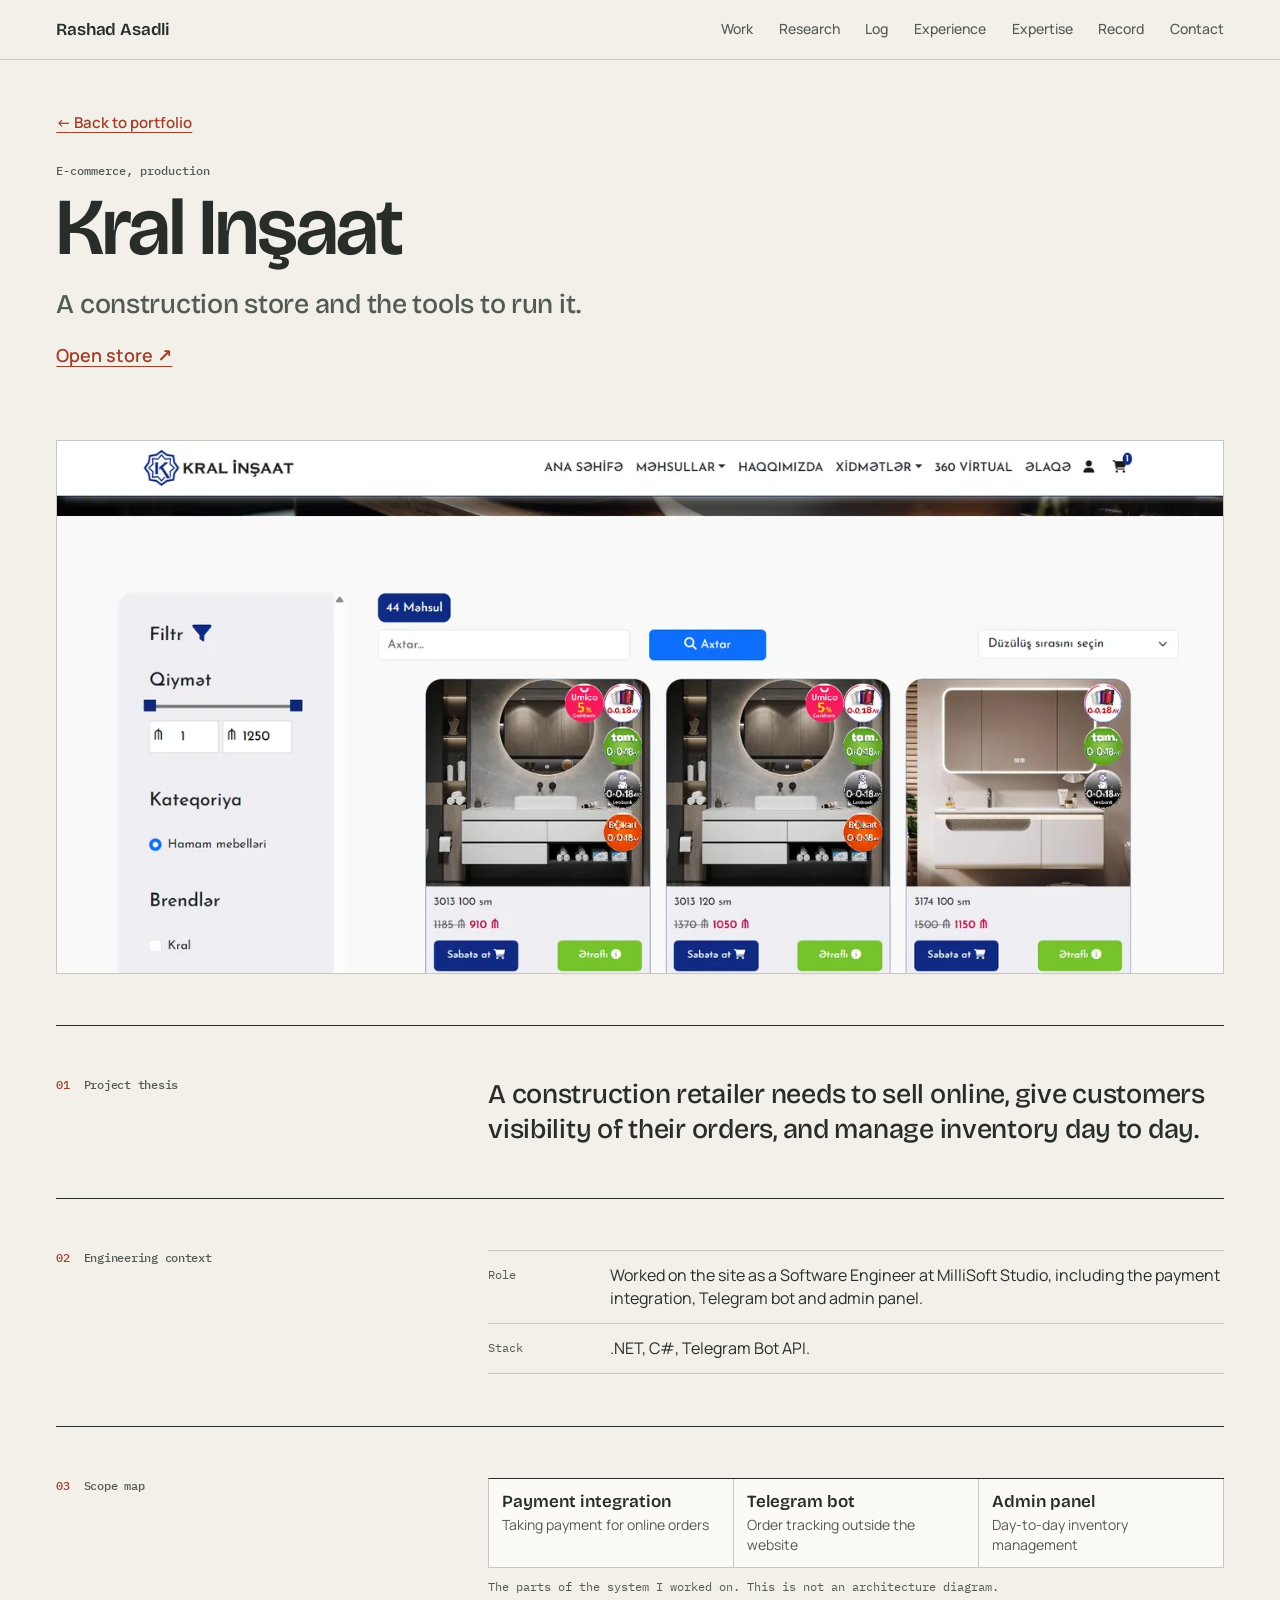
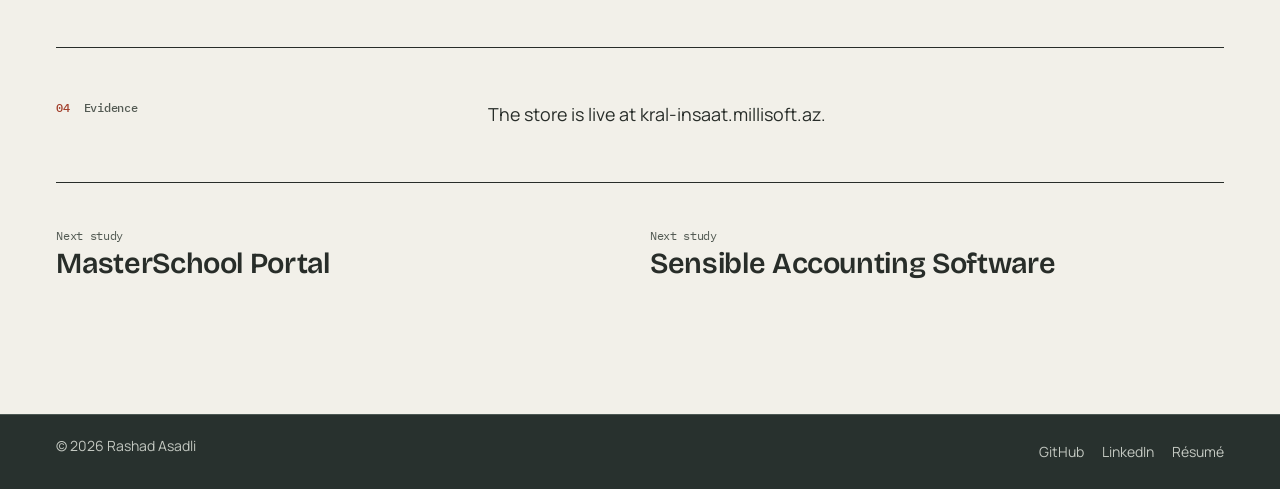
<file: work/kral.html>
<!DOCTYPE html>
<html lang="en">
<head>
<meta charset="UTF-8">
<meta name="viewport" content="width=device-width, initial-scale=1">
<title>Kral Inşaat | Rashad Asadli</title>
<meta name="description" content="A construction store and the tools to run it. A case study of Rashad Asadli's work on Kral Inşaat.">
<meta name="author" content="Rashad Asadli">
<link rel="canonical" href="https://rasadli.github.io/portfolio-website/work/kral.html">
<meta name="theme-color" content="#f2f0e9">
<meta property="og:type" content="website">
<meta property="og:site_name" content="Rashad Asadli">
<meta property="og:title" content="Kral Inşaat | Rashad Asadli">
<meta property="og:description" content="A construction store and the tools to run it. A case study of Rashad Asadli's work on Kral Inşaat.">
<meta property="og:url" content="https://rasadli.github.io/portfolio-website/work/kral.html">
<meta property="og:image" content="https://rasadli.github.io/portfolio-website/assets/og.png">
<meta property="og:image:width" content="1200">
<meta property="og:image:height" content="630">
<meta property="og:image:alt" content="Rashad Asadli, Software Engineer">
<meta name="twitter:card" content="summary_large_image">
<link rel="icon" href="../assets/favicon.svg" type="image/svg+xml">
<script>document.documentElement.classList.add('js')</script>
<link rel="preconnect" href="https://fonts.googleapis.com">
<link rel="preconnect" href="https://fonts.gstatic.com" crossorigin>
<link rel="stylesheet" href="https://fonts.googleapis.com/css2?family=Bricolage+Grotesque:opsz,wght@12..96,400..700&family=IBM+Plex+Mono:wght@400;500&family=Manrope:wght@400..700&display=swap">
<link rel="stylesheet" href="../assets/site.css">
<script type="application/ld+json">{"@context":"https://schema.org","@type":"CreativeWork","name":"Kral Inşaat","author":{"@type":"Person","name":"Rashad Asadli"}}</script>
<script src="../assets/site.js" defer></script>
</head>
<body>
<a class="skip" href="#main">Skip to content</a>
<header class="bar">
  <a class="brand" href="../index.html">Rashad Asadli</a>
  <nav id="nav" class="nav" aria-label="Primary"><ul><li><a href="../index.html#work">Work</a></li><li><a href="../index.html#research">Research</a></li><li><a href="../index.html#log">Log</a></li><li><a href="../index.html#experience">Experience</a></li><li><a href="../index.html#expertise">Expertise</a></li><li><a href="../index.html#record">Record</a></li><li><a href="../index.html#contact">Contact</a></li></ul></nav>
  <button class="menu" type="button" aria-expanded="false" aria-controls="nav">Menu</button>
</header>
<main id="main">
<article class="study">
  <header class="st-head"><div class="wrap">
    <p><a class="link" href="../index.html#work"><span aria-hidden="true">←</span> Back to portfolio</a></p>
    <p class="tag">E-commerce, production</p>
    <h1>Kral Inşaat</h1>
    <p class="lede">A construction store and the tools to run it.</p>
    <p class="st-links"><a href="https://kral-insaat.millisoft.az/" target="_blank" rel="noopener noreferrer" class="link">Open store <span aria-hidden="true">↗</span><span class="sr-only"> (opens in a new tab)</span></a></p>
  </div></header>
  <div class="wrap"><figure class="st-shot"><img src="../images/work/kral.webp" alt="Kral Inşaat store catalogue with filters and products" width="1400" height="639"></figure>
  <section class="st-sec">
    <h2 class="tag"><span class="tag-num">01</span> Project thesis</h2>
    <div class="st-body"><p class="lede">A construction retailer needs to sell online, give customers visibility of their orders, and manage inventory day to day.</p></div>
  </section><section class="st-sec">
    <h2 class="tag"><span class="tag-num">02</span> Engineering context</h2>
    <div class="st-body"><dl class="meta meta-lg"><div><dt>Role</dt><dd>Worked on the site as a Software Engineer at MilliSoft Studio, including the payment integration, Telegram bot and admin panel.</dd></div><div><dt>Stack</dt><dd>.NET, C#, Telegram Bot API.</dd></div></dl></div>
  </section><section class="st-sec">
    <h2 class="tag"><span class="tag-num">03</span> Scope map</h2>
    <div class="st-body"><figure><div class="plates"><div><b>Payment integration</b><span>Taking payment for online orders</span></div><div><b>Telegram bot</b><span>Order tracking outside the website</span></div><div><b>Admin panel</b><span>Day-to-day inventory management</span></div></div><figcaption class="st-cap">The parts of the system I worked on. This is not an architecture diagram.</figcaption></figure></div>
  </section><section class="st-sec">
    <h2 class="tag"><span class="tag-num">04</span> Evidence</h2>
    <div class="st-body"><p>The store is live at kral-insaat.millisoft.az.</p></div>
  </section>
  <nav class="st-next" aria-label="Other case studies"><a href="masterschool.html"><span class="mono">Next study</span>MasterSchool Portal</a><a href="sensible.html"><span class="mono">Next study</span>Sensible Accounting Software</a></nav>
  </div>
</article>
</main>
<footer class="foot"><div class="wrap foot-in">
  <p>© 2026 Rashad Asadli</p>
  <p class="foot-links"><a href="https://github.com/rasadli" target="_blank" rel="noopener noreferrer">GitHub<span class="sr-only"> (opens in a new tab)</span></a> <a href="https://www.linkedin.com/in/rashadasadli/" target="_blank" rel="noopener noreferrer">LinkedIn<span class="sr-only"> (opens in a new tab)</span></a> <a href="../downloads/RashadAsadli_CV.pdf">Résumé</a></p>
</div></footer>
</body>
</html>
</file>
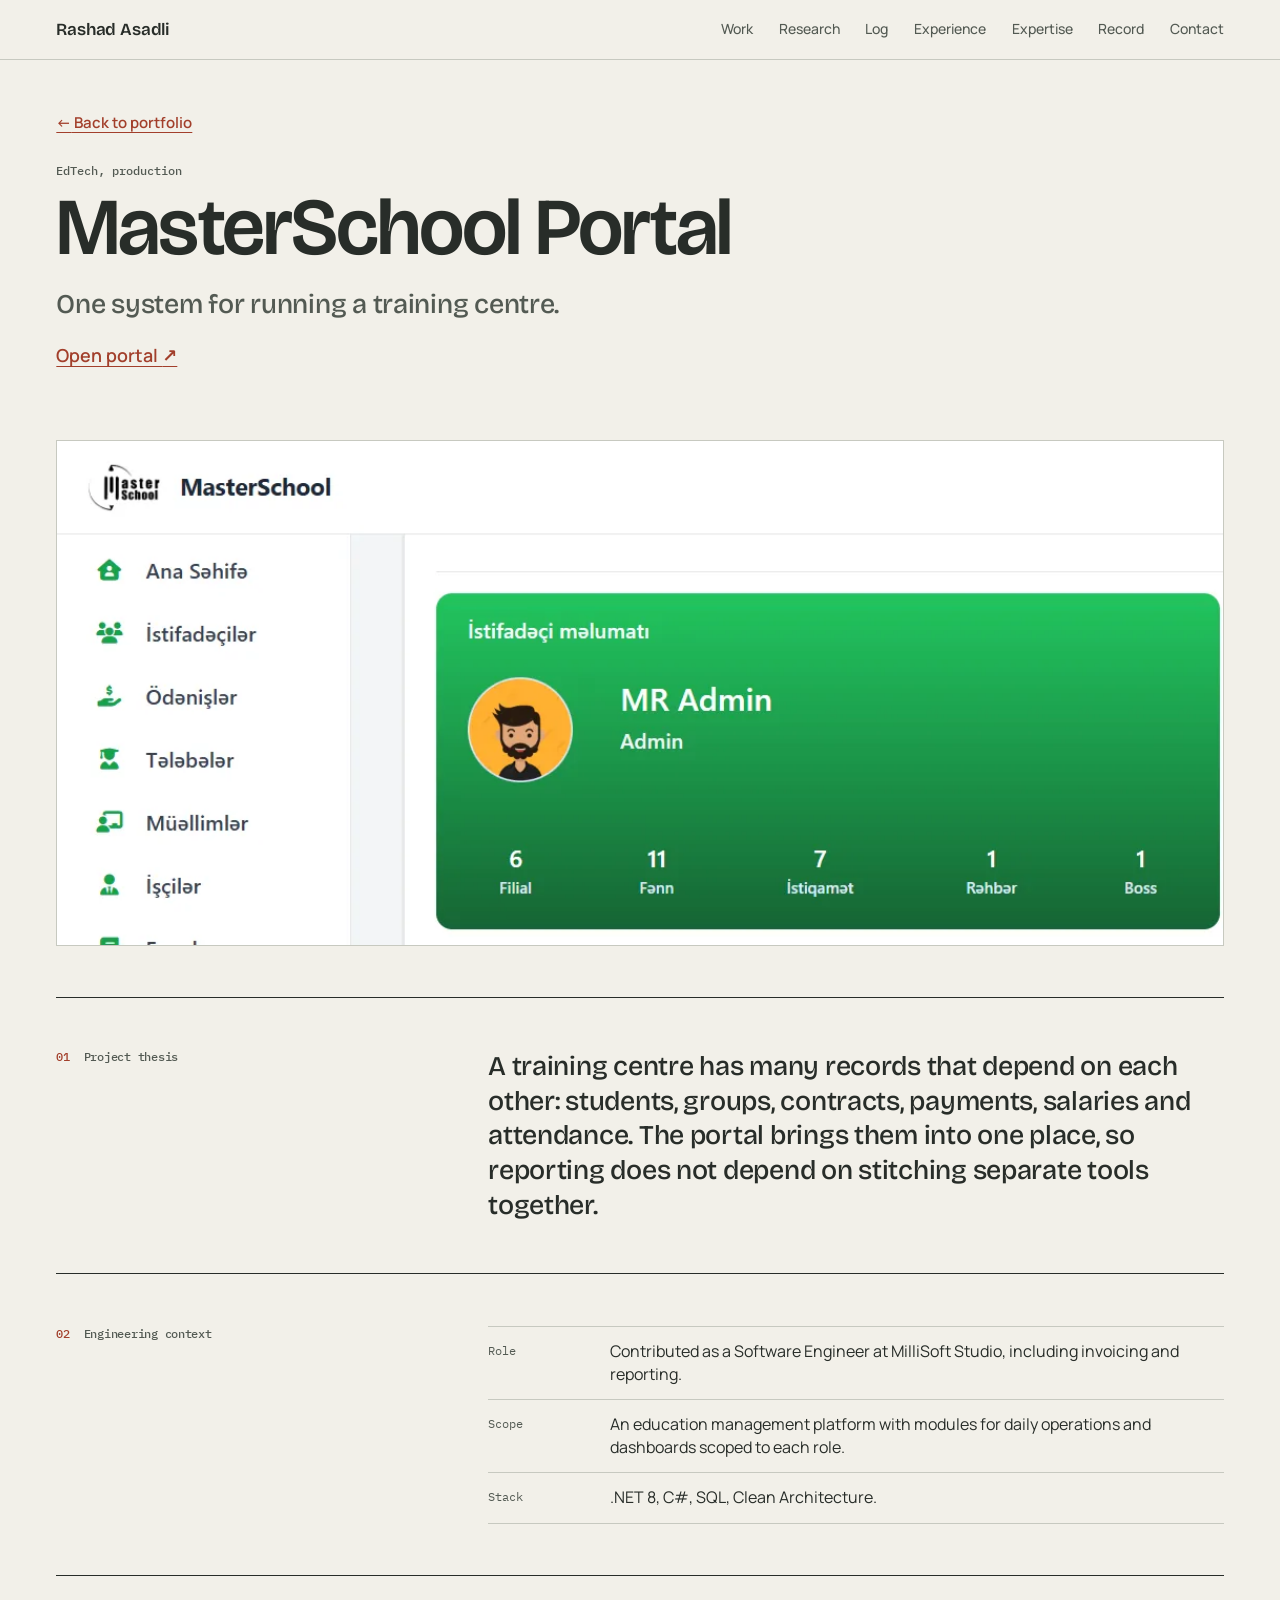
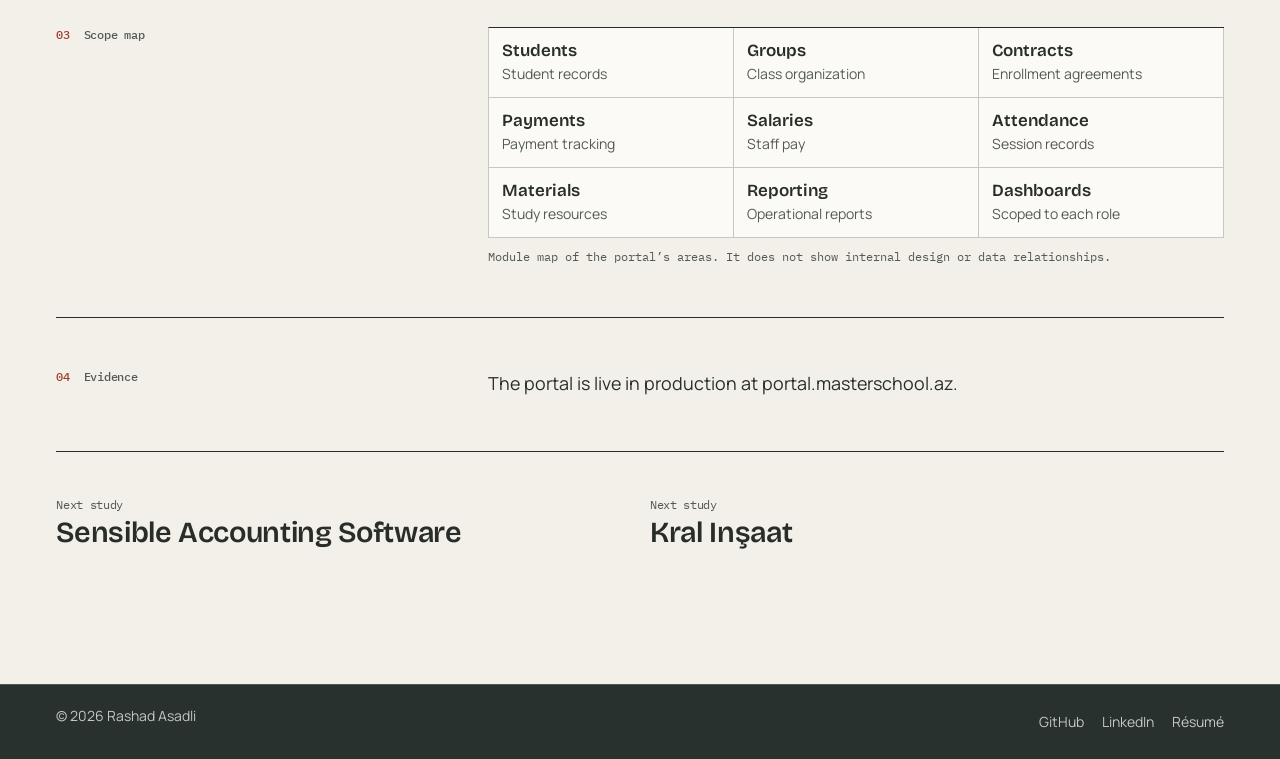
<file: work/masterschool.html>
<!DOCTYPE html>
<html lang="en">
<head>
<meta charset="UTF-8">
<meta name="viewport" content="width=device-width, initial-scale=1">
<title>MasterSchool Portal | Rashad Asadli</title>
<meta name="description" content="One system for running a training centre. A case study of Rashad Asadli's work on MasterSchool Portal.">
<meta name="author" content="Rashad Asadli">
<link rel="canonical" href="https://rasadli.github.io/portfolio-website/work/masterschool.html">
<meta name="theme-color" content="#f2f0e9">
<meta property="og:type" content="website">
<meta property="og:site_name" content="Rashad Asadli">
<meta property="og:title" content="MasterSchool Portal | Rashad Asadli">
<meta property="og:description" content="One system for running a training centre. A case study of Rashad Asadli's work on MasterSchool Portal.">
<meta property="og:url" content="https://rasadli.github.io/portfolio-website/work/masterschool.html">
<meta property="og:image" content="https://rasadli.github.io/portfolio-website/assets/og.png">
<meta property="og:image:width" content="1200">
<meta property="og:image:height" content="630">
<meta property="og:image:alt" content="Rashad Asadli, Software Engineer">
<meta name="twitter:card" content="summary_large_image">
<link rel="icon" href="../assets/favicon.svg" type="image/svg+xml">
<script>document.documentElement.classList.add('js')</script>
<link rel="preconnect" href="https://fonts.googleapis.com">
<link rel="preconnect" href="https://fonts.gstatic.com" crossorigin>
<link rel="stylesheet" href="https://fonts.googleapis.com/css2?family=Bricolage+Grotesque:opsz,wght@12..96,400..700&family=IBM+Plex+Mono:wght@400;500&family=Manrope:wght@400..700&display=swap">
<link rel="stylesheet" href="../assets/site.css">
<script type="application/ld+json">{"@context":"https://schema.org","@type":"CreativeWork","name":"MasterSchool Portal","author":{"@type":"Person","name":"Rashad Asadli"}}</script>
<script src="../assets/site.js" defer></script>
</head>
<body>
<a class="skip" href="#main">Skip to content</a>
<header class="bar">
  <a class="brand" href="../index.html">Rashad Asadli</a>
  <nav id="nav" class="nav" aria-label="Primary"><ul><li><a href="../index.html#work">Work</a></li><li><a href="../index.html#research">Research</a></li><li><a href="../index.html#log">Log</a></li><li><a href="../index.html#experience">Experience</a></li><li><a href="../index.html#expertise">Expertise</a></li><li><a href="../index.html#record">Record</a></li><li><a href="../index.html#contact">Contact</a></li></ul></nav>
  <button class="menu" type="button" aria-expanded="false" aria-controls="nav">Menu</button>
</header>
<main id="main">
<article class="study">
  <header class="st-head"><div class="wrap">
    <p><a class="link" href="../index.html#work"><span aria-hidden="true">←</span> Back to portfolio</a></p>
    <p class="tag">EdTech, production</p>
    <h1>MasterSchool Portal</h1>
    <p class="lede">One system for running a training centre.</p>
    <p class="st-links"><a href="https://portal.masterschool.az/" target="_blank" rel="noopener noreferrer" class="link">Open portal <span aria-hidden="true">↗</span><span class="sr-only"> (opens in a new tab)</span></a></p>
  </div></header>
  <div class="wrap"><figure class="st-shot"><img src="../images/work/masterschool.webp" alt="MasterSchool Portal admin dashboard with its module navigation" width="1110" height="480"></figure>
  <section class="st-sec">
    <h2 class="tag"><span class="tag-num">01</span> Project thesis</h2>
    <div class="st-body"><p class="lede">A training centre has many records that depend on each other: students, groups, contracts, payments, salaries and attendance. The portal brings them into one place, so reporting does not depend on stitching separate tools together.</p></div>
  </section><section class="st-sec">
    <h2 class="tag"><span class="tag-num">02</span> Engineering context</h2>
    <div class="st-body"><dl class="meta meta-lg"><div><dt>Role</dt><dd>Contributed as a Software Engineer at MilliSoft Studio, including invoicing and reporting.</dd></div><div><dt>Scope</dt><dd>An education management platform with modules for daily operations and dashboards scoped to each role.</dd></div><div><dt>Stack</dt><dd>.NET 8, C#, SQL, Clean Architecture.</dd></div></dl></div>
  </section><section class="st-sec">
    <h2 class="tag"><span class="tag-num">03</span> Scope map</h2>
    <div class="st-body"><figure><div class="plates"><div><b>Students</b><span>Student records</span></div><div><b>Groups</b><span>Class organization</span></div><div><b>Contracts</b><span>Enrollment agreements</span></div><div><b>Payments</b><span>Payment tracking</span></div><div><b>Salaries</b><span>Staff pay</span></div><div><b>Attendance</b><span>Session records</span></div><div><b>Materials</b><span>Study resources</span></div><div><b>Reporting</b><span>Operational reports</span></div><div><b>Dashboards</b><span>Scoped to each role</span></div></div><figcaption class="st-cap">Module map of the portal’s areas. It does not show internal design or data relationships.</figcaption></figure></div>
  </section><section class="st-sec">
    <h2 class="tag"><span class="tag-num">04</span> Evidence</h2>
    <div class="st-body"><p>The portal is live in production at portal.masterschool.az.</p></div>
  </section>
  <nav class="st-next" aria-label="Other case studies"><a href="sensible.html"><span class="mono">Next study</span>Sensible Accounting Software</a><a href="kral.html"><span class="mono">Next study</span>Kral Inşaat</a></nav>
  </div>
</article>
</main>
<footer class="foot"><div class="wrap foot-in">
  <p>© 2026 Rashad Asadli</p>
  <p class="foot-links"><a href="https://github.com/rasadli" target="_blank" rel="noopener noreferrer">GitHub<span class="sr-only"> (opens in a new tab)</span></a> <a href="https://www.linkedin.com/in/rashadasadli/" target="_blank" rel="noopener noreferrer">LinkedIn<span class="sr-only"> (opens in a new tab)</span></a> <a href="../downloads/RashadAsadli_CV.pdf">Résumé</a></p>
</div></footer>
</body>
</html>
</file>
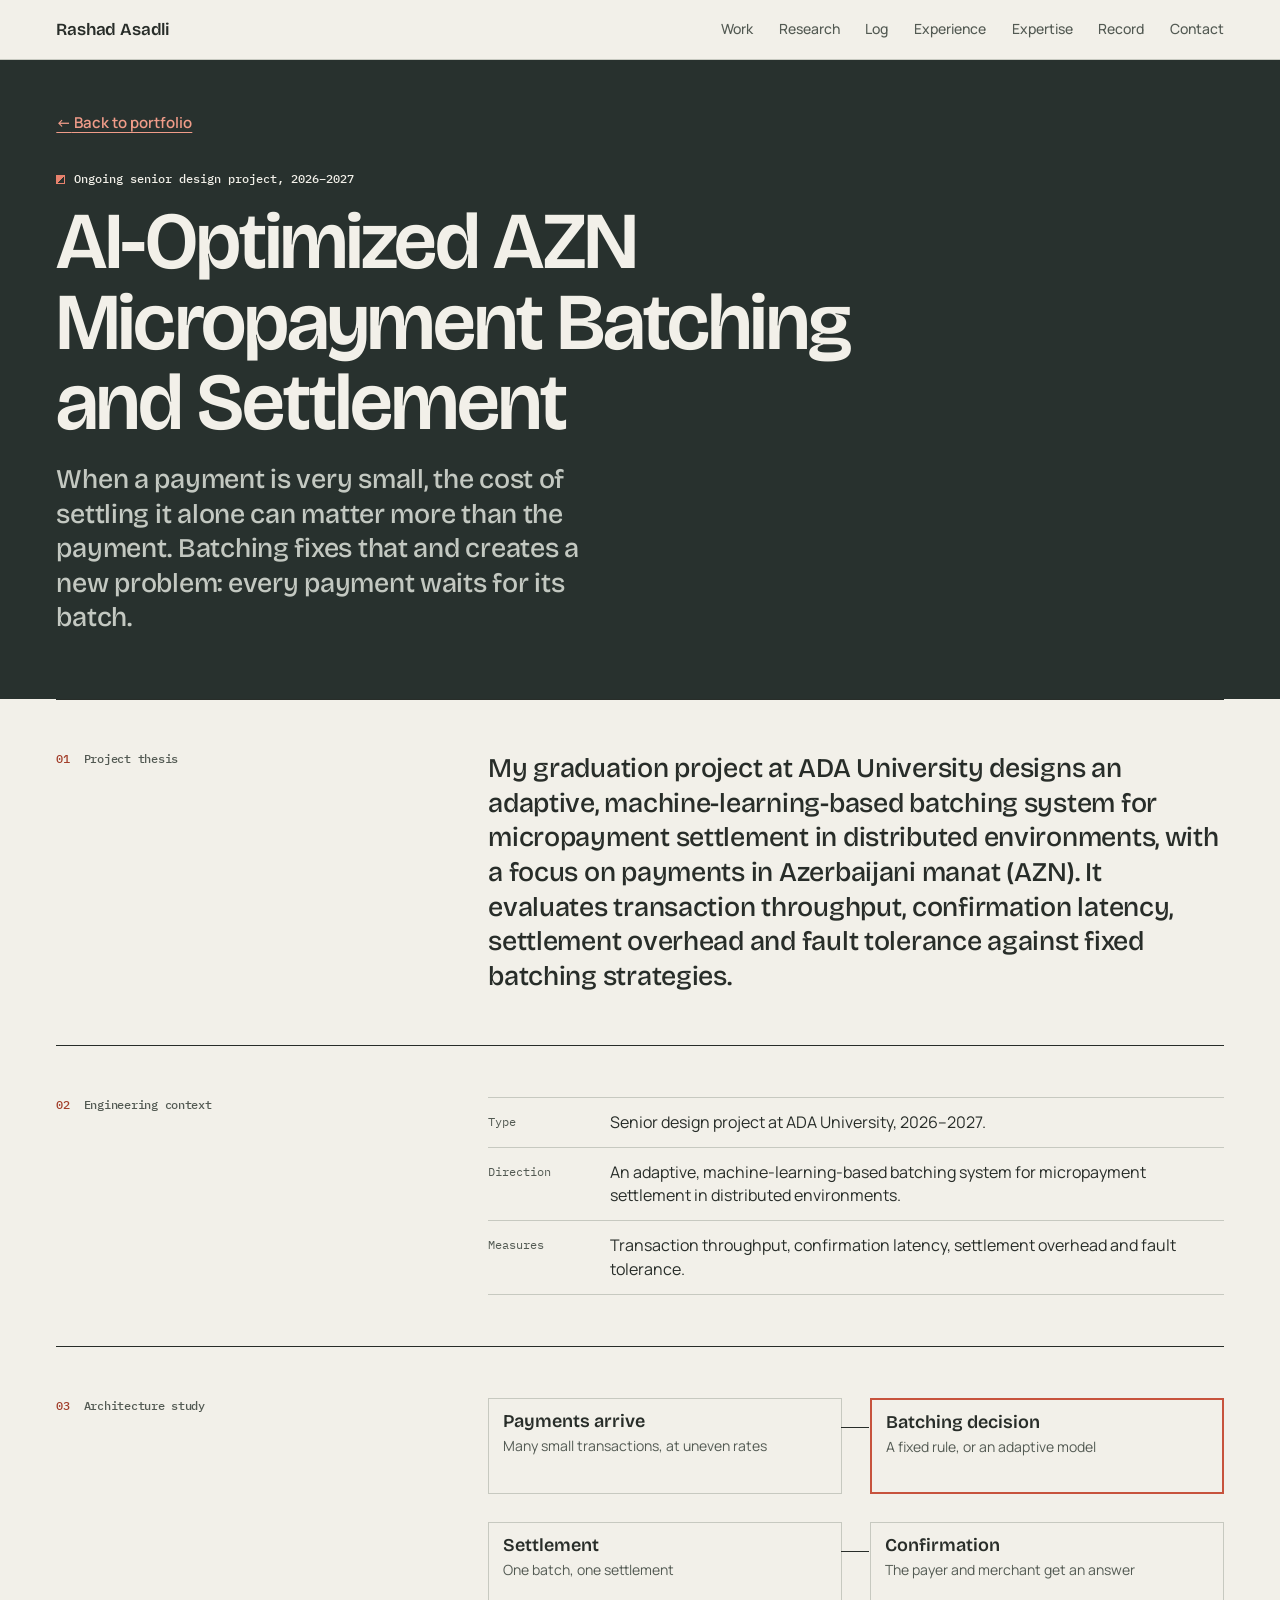
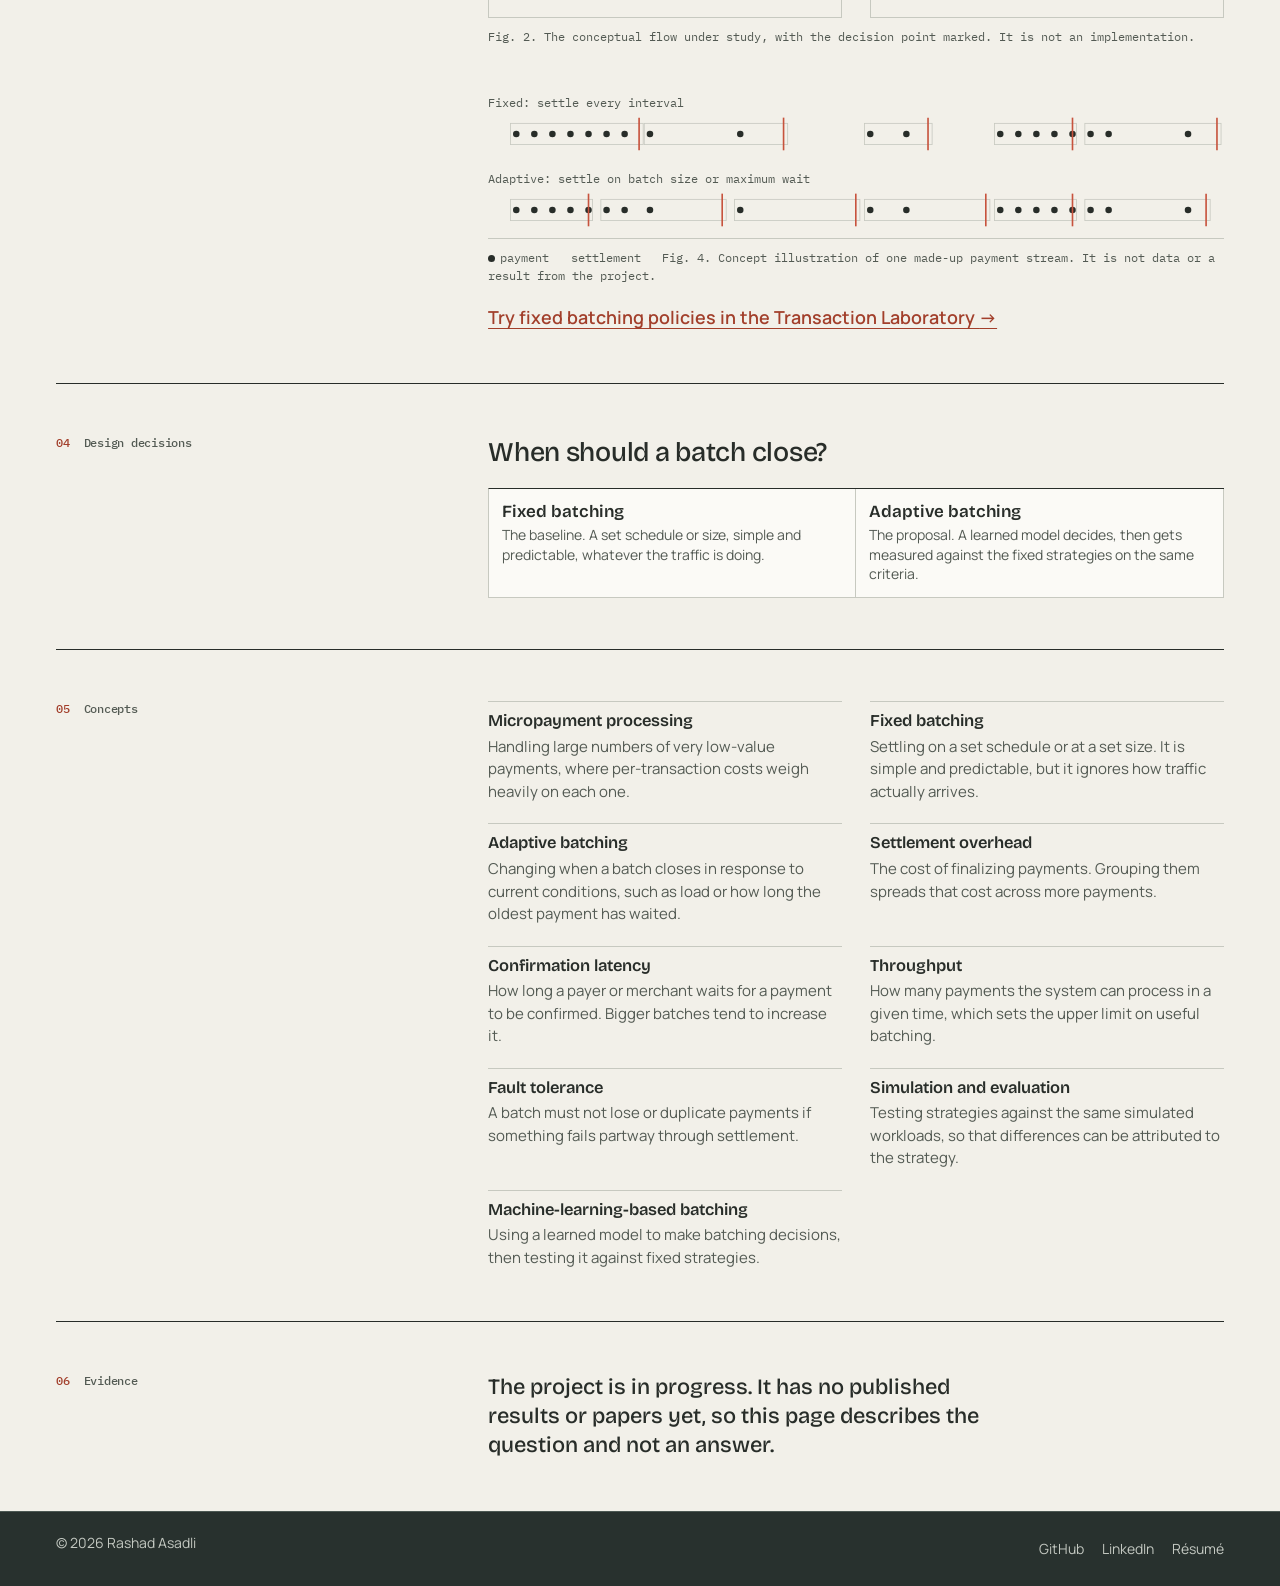
<file: work/micropayment-settlement.html>
<!DOCTYPE html>
<html lang="en">
<head>
<meta charset="UTF-8">
<meta name="viewport" content="width=device-width, initial-scale=1">
<title>AI-Optimized AZN Micropayment Batching and Settlement | Rashad Asadli</title>
<meta name="description" content="Rashad Asadli's ongoing graduation project comparing fixed and adaptive batching for micropayment settlement.">
<meta name="author" content="Rashad Asadli">
<link rel="canonical" href="https://rasadli.github.io/portfolio-website/work/micropayment-settlement.html">
<meta name="theme-color" content="#f2f0e9">
<meta property="og:type" content="website">
<meta property="og:site_name" content="Rashad Asadli">
<meta property="og:title" content="AI-Optimized AZN Micropayment Batching and Settlement | Rashad Asadli">
<meta property="og:description" content="Rashad Asadli's ongoing graduation project comparing fixed and adaptive batching for micropayment settlement.">
<meta property="og:url" content="https://rasadli.github.io/portfolio-website/work/micropayment-settlement.html">
<meta property="og:image" content="https://rasadli.github.io/portfolio-website/assets/og.png">
<meta property="og:image:width" content="1200">
<meta property="og:image:height" content="630">
<meta property="og:image:alt" content="Rashad Asadli, Software Engineer">
<meta name="twitter:card" content="summary_large_image">
<link rel="icon" href="../assets/favicon.svg" type="image/svg+xml">
<script>document.documentElement.classList.add('js')</script>
<link rel="preconnect" href="https://fonts.googleapis.com">
<link rel="preconnect" href="https://fonts.gstatic.com" crossorigin>
<link rel="stylesheet" href="https://fonts.googleapis.com/css2?family=Bricolage+Grotesque:opsz,wght@12..96,400..700&family=IBM+Plex+Mono:wght@400;500&family=Manrope:wght@400..700&display=swap">
<link rel="stylesheet" href="../assets/site.css">
<script type="application/ld+json">{"@context":"https://schema.org","@type":"CreativeWork","name":"AI-Optimized AZN Micropayment Batching and Settlement","author":{"@type":"Person","name":"Rashad Asadli"},"creativeWorkStatus":"In progress"}</script>
<script src="../assets/site.js" defer></script>
</head>
<body>
<a class="skip" href="#main">Skip to content</a>
<header class="bar">
  <a class="brand" href="../index.html">Rashad Asadli</a>
  <nav id="nav" class="nav" aria-label="Primary"><ul><li><a href="../index.html#work">Work</a></li><li><a href="../index.html#research">Research</a></li><li><a href="../index.html#log">Log</a></li><li><a href="../index.html#experience">Experience</a></li><li><a href="../index.html#expertise">Expertise</a></li><li><a href="../index.html#record">Record</a></li><li><a href="../index.html#contact">Contact</a></li></ul></nav>
  <button class="menu" type="button" aria-expanded="false" aria-controls="nav">Menu</button>
</header>
<main id="main">
<article class="study">
  <header class="st-head st-head-dark sec-dark"><div class="wrap">
    <p><a class="link" href="../index.html#research"><span aria-hidden="true">←</span> Back to portfolio</a></p>
    <p class="status-line">Ongoing senior design project, 2026–2027</p>
    <h1>AI-Optimized AZN Micropayment Batching and Settlement</h1>
    <p class="lede">When a payment is very small, the cost of settling it alone can matter more than the payment. Batching fixes that and creates a new problem: every payment waits for its batch.</p>
  </div></header>
  <div class="wrap">
  <section class="st-sec">
    <h2 class="tag"><span class="tag-num">01</span> Project thesis</h2>
    <div class="st-body"><p class="lede">My graduation project at ADA University designs an adaptive, machine-learning-based batching system for micropayment settlement in distributed environments, with a focus on payments in Azerbaijani manat (AZN). It evaluates transaction throughput, confirmation latency, settlement overhead and fault tolerance against fixed batching strategies.</p></div>
  </section><section class="st-sec">
    <h2 class="tag"><span class="tag-num">02</span> Engineering context</h2>
    <div class="st-body"><dl class="meta meta-lg"><div><dt>Type</dt><dd>Senior design project at ADA University, 2026–2027.</dd></div><div><dt>Direction</dt><dd>An adaptive, machine-learning-based batching system for micropayment settlement in distributed environments.</dd></div><div><dt>Measures</dt><dd>Transaction throughput, confirmation latency, settlement overhead and fault tolerance.</dd></div></dl></div>
  </section><section class="st-sec">
    <h2 class="tag"><span class="tag-num">03</span> Architecture study</h2>
    <div class="st-body"><figure class="flow-fig">
  <ol class="flow"><li><b>Payments arrive</b><span>Many small transactions, at uneven rates</span></li><li class="flow-key"><b>Batching decision</b><span>A fixed rule, or an adaptive model</span></li><li><b>Settlement</b><span>One batch, one settlement</span></li><li><b>Confirmation</b><span>The payer and merchant get an answer</span></li></ol>
  <figcaption>Fig. 2. The conceptual flow under study, with the decision point marked. It is not an implementation.</figcaption>
</figure><figure class="batch">
    <div role="img" aria-label="Two timelines of the same payment stream. Fixed batching closes a batch every interval, whether or not payments are waiting. Adaptive batching closes sooner during bursts and waits during quiet periods.">
      <div class="batch-row"><p class="batch-label">Fixed: settle every interval</p><svg class="d-wide" viewBox="0 0 900 44" aria-hidden="true"><rect x="27.5" y="9" width="162.3" height="26" class="d-batch"/><circle cx="34.5" cy="22" r="4" class="d-pay"/><circle cx="56.6" cy="22" r="4" class="d-pay"/><circle cx="78.7" cy="22" r="4" class="d-pay"/><circle cx="100.8" cy="22" r="4" class="d-pay"/><circle cx="122.9" cy="22" r="4" class="d-pay"/><circle cx="145.0" cy="22" r="4" class="d-pay"/><circle cx="167.1" cy="22" r="4" class="d-pay"/><line x1="184.8" x2="184.8" y1="2" y2="42" class="d-settle"/><rect x="191.1" y="9" width="175.5" height="26" class="d-batch"/><circle cx="198.1" cy="22" r="4" class="d-pay"/><circle cx="308.6" cy="22" r="4" class="d-pay"/><line x1="361.6" x2="361.6" y1="2" y2="42" class="d-settle"/><rect x="460.7" y="9" width="82.7" height="26" class="d-batch"/><circle cx="467.7" cy="22" r="4" class="d-pay"/><circle cx="511.9" cy="22" r="4" class="d-pay"/><line x1="538.4" x2="538.4" y1="2" y2="42" class="d-settle"/><rect x="619.8" y="9" width="100.4" height="26" class="d-batch"/><circle cx="626.8" cy="22" r="4" class="d-pay"/><circle cx="648.9" cy="22" r="4" class="d-pay"/><circle cx="671.0" cy="22" r="4" class="d-pay"/><circle cx="693.1" cy="22" r="4" class="d-pay"/><circle cx="715.2" cy="22" r="4" class="d-pay"/><line x1="715.2" x2="715.2" y1="2" y2="42" class="d-settle"/><rect x="730.3" y="9" width="166.7" height="26" class="d-batch"/><circle cx="737.3" cy="22" r="4" class="d-pay"/><circle cx="759.4" cy="22" r="4" class="d-pay"/><circle cx="856.6" cy="22" r="4" class="d-pay"/><line x1="892.0" x2="892.0" y1="2" y2="42" class="d-settle"/></svg><svg class="d-narrow" viewBox="0 0 340 44" aria-hidden="true"><rect x="13.7" y="9" width="62.1" height="26" class="d-batch"/><circle cx="17.7" cy="22" r="2.6" class="d-pay"/><circle cx="25.8" cy="22" r="2.6" class="d-pay"/><circle cx="33.9" cy="22" r="2.6" class="d-pay"/><circle cx="42.0" cy="22" r="2.6" class="d-pay"/><circle cx="50.1" cy="22" r="2.6" class="d-pay"/><circle cx="58.2" cy="22" r="2.6" class="d-pay"/><circle cx="66.3" cy="22" r="2.6" class="d-pay"/><line x1="72.8" x2="72.8" y1="2" y2="42" class="d-settle"/><rect x="73.7" y="9" width="66.9" height="26" class="d-batch"/><circle cx="77.7" cy="22" r="2.6" class="d-pay"/><circle cx="118.2" cy="22" r="2.6" class="d-pay"/><line x1="137.6" x2="137.6" y1="2" y2="42" class="d-settle"/><rect x="172.5" y="9" width="32.9" height="26" class="d-batch"/><circle cx="176.5" cy="22" r="2.6" class="d-pay"/><circle cx="192.7" cy="22" r="2.6" class="d-pay"/><line x1="202.4" x2="202.4" y1="2" y2="42" class="d-settle"/><rect x="230.8" y="9" width="39.4" height="26" class="d-batch"/><circle cx="234.8" cy="22" r="2.6" class="d-pay"/><circle cx="242.9" cy="22" r="2.6" class="d-pay"/><circle cx="251.0" cy="22" r="2.6" class="d-pay"/><circle cx="259.1" cy="22" r="2.6" class="d-pay"/><circle cx="267.2" cy="22" r="2.6" class="d-pay"/><line x1="267.2" x2="267.2" y1="2" y2="42" class="d-settle"/><rect x="271.3" y="9" width="63.7" height="26" class="d-batch"/><circle cx="275.3" cy="22" r="2.6" class="d-pay"/><circle cx="283.4" cy="22" r="2.6" class="d-pay"/><circle cx="319.0" cy="22" r="2.6" class="d-pay"/><line x1="332.0" x2="332.0" y1="2" y2="42" class="d-settle"/></svg></div>
      <div class="batch-row"><p class="batch-label">Adaptive: settle on batch size or maximum wait</p><svg class="d-wide" viewBox="0 0 900 44" aria-hidden="true"><rect x="27.5" y="9" width="100.4" height="26" class="d-batch"/><circle cx="34.5" cy="22" r="4" class="d-pay"/><circle cx="56.6" cy="22" r="4" class="d-pay"/><circle cx="78.7" cy="22" r="4" class="d-pay"/><circle cx="100.8" cy="22" r="4" class="d-pay"/><circle cx="122.9" cy="22" r="4" class="d-pay"/><line x1="122.9" x2="122.9" y1="2" y2="42" class="d-settle"/><rect x="138.0" y="9" width="153.4" height="26" class="d-batch"/><circle cx="145.0" cy="22" r="4" class="d-pay"/><circle cx="167.1" cy="22" r="4" class="d-pay"/><circle cx="198.1" cy="22" r="4" class="d-pay"/><line x1="286.5" x2="286.5" y1="2" y2="42" class="d-settle"/><rect x="301.6" y="9" width="153.4" height="26" class="d-batch"/><circle cx="308.6" cy="22" r="4" class="d-pay"/><line x1="450.0" x2="450.0" y1="2" y2="42" class="d-settle"/><rect x="460.7" y="9" width="153.4" height="26" class="d-batch"/><circle cx="467.7" cy="22" r="4" class="d-pay"/><circle cx="511.9" cy="22" r="4" class="d-pay"/><line x1="609.1" x2="609.1" y1="2" y2="42" class="d-settle"/><rect x="619.8" y="9" width="100.4" height="26" class="d-batch"/><circle cx="626.8" cy="22" r="4" class="d-pay"/><circle cx="648.9" cy="22" r="4" class="d-pay"/><circle cx="671.0" cy="22" r="4" class="d-pay"/><circle cx="693.1" cy="22" r="4" class="d-pay"/><circle cx="715.2" cy="22" r="4" class="d-pay"/><line x1="715.2" x2="715.2" y1="2" y2="42" class="d-settle"/><rect x="730.3" y="9" width="153.4" height="26" class="d-batch"/><circle cx="737.3" cy="22" r="4" class="d-pay"/><circle cx="759.4" cy="22" r="4" class="d-pay"/><circle cx="856.6" cy="22" r="4" class="d-pay"/><line x1="878.7" x2="878.7" y1="2" y2="42" class="d-settle"/></svg><svg class="d-narrow" viewBox="0 0 340 44" aria-hidden="true"><rect x="13.7" y="9" width="39.4" height="26" class="d-batch"/><circle cx="17.7" cy="22" r="2.6" class="d-pay"/><circle cx="25.8" cy="22" r="2.6" class="d-pay"/><circle cx="33.9" cy="22" r="2.6" class="d-pay"/><circle cx="42.0" cy="22" r="2.6" class="d-pay"/><circle cx="50.1" cy="22" r="2.6" class="d-pay"/><line x1="50.1" x2="50.1" y1="2" y2="42" class="d-settle"/><rect x="54.2" y="9" width="58.8" height="26" class="d-batch"/><circle cx="58.2" cy="22" r="2.6" class="d-pay"/><circle cx="66.3" cy="22" r="2.6" class="d-pay"/><circle cx="77.7" cy="22" r="2.6" class="d-pay"/><line x1="110.1" x2="110.1" y1="2" y2="42" class="d-settle"/><rect x="114.2" y="9" width="58.8" height="26" class="d-batch"/><circle cx="118.2" cy="22" r="2.6" class="d-pay"/><line x1="170.0" x2="170.0" y1="2" y2="42" class="d-settle"/><rect x="172.5" y="9" width="58.8" height="26" class="d-batch"/><circle cx="176.5" cy="22" r="2.6" class="d-pay"/><circle cx="192.7" cy="22" r="2.6" class="d-pay"/><line x1="228.3" x2="228.3" y1="2" y2="42" class="d-settle"/><rect x="230.8" y="9" width="39.4" height="26" class="d-batch"/><circle cx="234.8" cy="22" r="2.6" class="d-pay"/><circle cx="242.9" cy="22" r="2.6" class="d-pay"/><circle cx="251.0" cy="22" r="2.6" class="d-pay"/><circle cx="259.1" cy="22" r="2.6" class="d-pay"/><circle cx="267.2" cy="22" r="2.6" class="d-pay"/><line x1="267.2" x2="267.2" y1="2" y2="42" class="d-settle"/><rect x="271.3" y="9" width="58.8" height="26" class="d-batch"/><circle cx="275.3" cy="22" r="2.6" class="d-pay"/><circle cx="283.4" cy="22" r="2.6" class="d-pay"/><circle cx="319.0" cy="22" r="2.6" class="d-pay"/><line x1="327.1" x2="327.1" y1="2" y2="42" class="d-settle"/></svg></div>
    </div>
    <figcaption><span class="d-key"><i class="k-pay"></i>payment <i class="k-settle"></i>settlement</span> Fig. 4. Concept illustration of one made-up payment stream. It is not data or a result from the project.</figcaption>
  </figure><p class="st-lab"><a class="link" href="../index.html#lab">Try fixed batching policies in the Transaction Laboratory <span aria-hidden="true">→</span></a></p></div>
  </section><section class="st-sec">
    <h2 class="tag"><span class="tag-num">04</span> Design decisions</h2>
    <div class="st-body"><p class="lede">When should a batch close?</p><div class="plates plates-2"><div><b>Fixed batching</b><span>The baseline. A set schedule or size, simple and predictable, whatever the traffic is doing.</span></div><div><b>Adaptive batching</b><span>The proposal. A learned model decides, then gets measured against the fixed strategies on the same criteria.</span></div></div></div>
  </section><section class="st-sec">
    <h2 class="tag"><span class="tag-num">05</span> Concepts</h2>
    <div class="st-body"><dl class="concepts"><div><dt>Micropayment processing</dt><dd>Handling large numbers of very low-value payments, where per-transaction costs weigh heavily on each one.</dd></div><div><dt>Fixed batching</dt><dd>Settling on a set schedule or at a set size. It is simple and predictable, but it ignores how traffic actually arrives.</dd></div><div><dt>Adaptive batching</dt><dd>Changing when a batch closes in response to current conditions, such as load or how long the oldest payment has waited.</dd></div><div><dt>Settlement overhead</dt><dd>The cost of finalizing payments. Grouping them spreads that cost across more payments.</dd></div><div><dt>Confirmation latency</dt><dd>How long a payer or merchant waits for a payment to be confirmed. Bigger batches tend to increase it.</dd></div><div><dt>Throughput</dt><dd>How many payments the system can process in a given time, which sets the upper limit on useful batching.</dd></div><div><dt>Fault tolerance</dt><dd>A batch must not lose or duplicate payments if something fails partway through settlement.</dd></div><div><dt>Simulation and evaluation</dt><dd>Testing strategies against the same simulated workloads, so that differences can be attributed to the strategy.</dd></div><div><dt>Machine-learning-based batching</dt><dd>Using a learned model to make batching decisions, then testing it against fixed strategies.</dd></div></dl></div>
  </section><section class="st-sec">
    <h2 class="tag"><span class="tag-num">06</span> Evidence</h2>
    <div class="st-body"><p class="pull">The project is in progress. It has no published results or papers yet, so this page describes the question and not an answer.</p></div>
  </section>
  </div>
</article>
</main>
<footer class="foot"><div class="wrap foot-in">
  <p>© 2026 Rashad Asadli</p>
  <p class="foot-links"><a href="https://github.com/rasadli" target="_blank" rel="noopener noreferrer">GitHub<span class="sr-only"> (opens in a new tab)</span></a> <a href="https://www.linkedin.com/in/rashadasadli/" target="_blank" rel="noopener noreferrer">LinkedIn<span class="sr-only"> (opens in a new tab)</span></a> <a href="../downloads/RashadAsadli_CV.pdf">Résumé</a></p>
</div></footer>
</body>
</html>
</file>
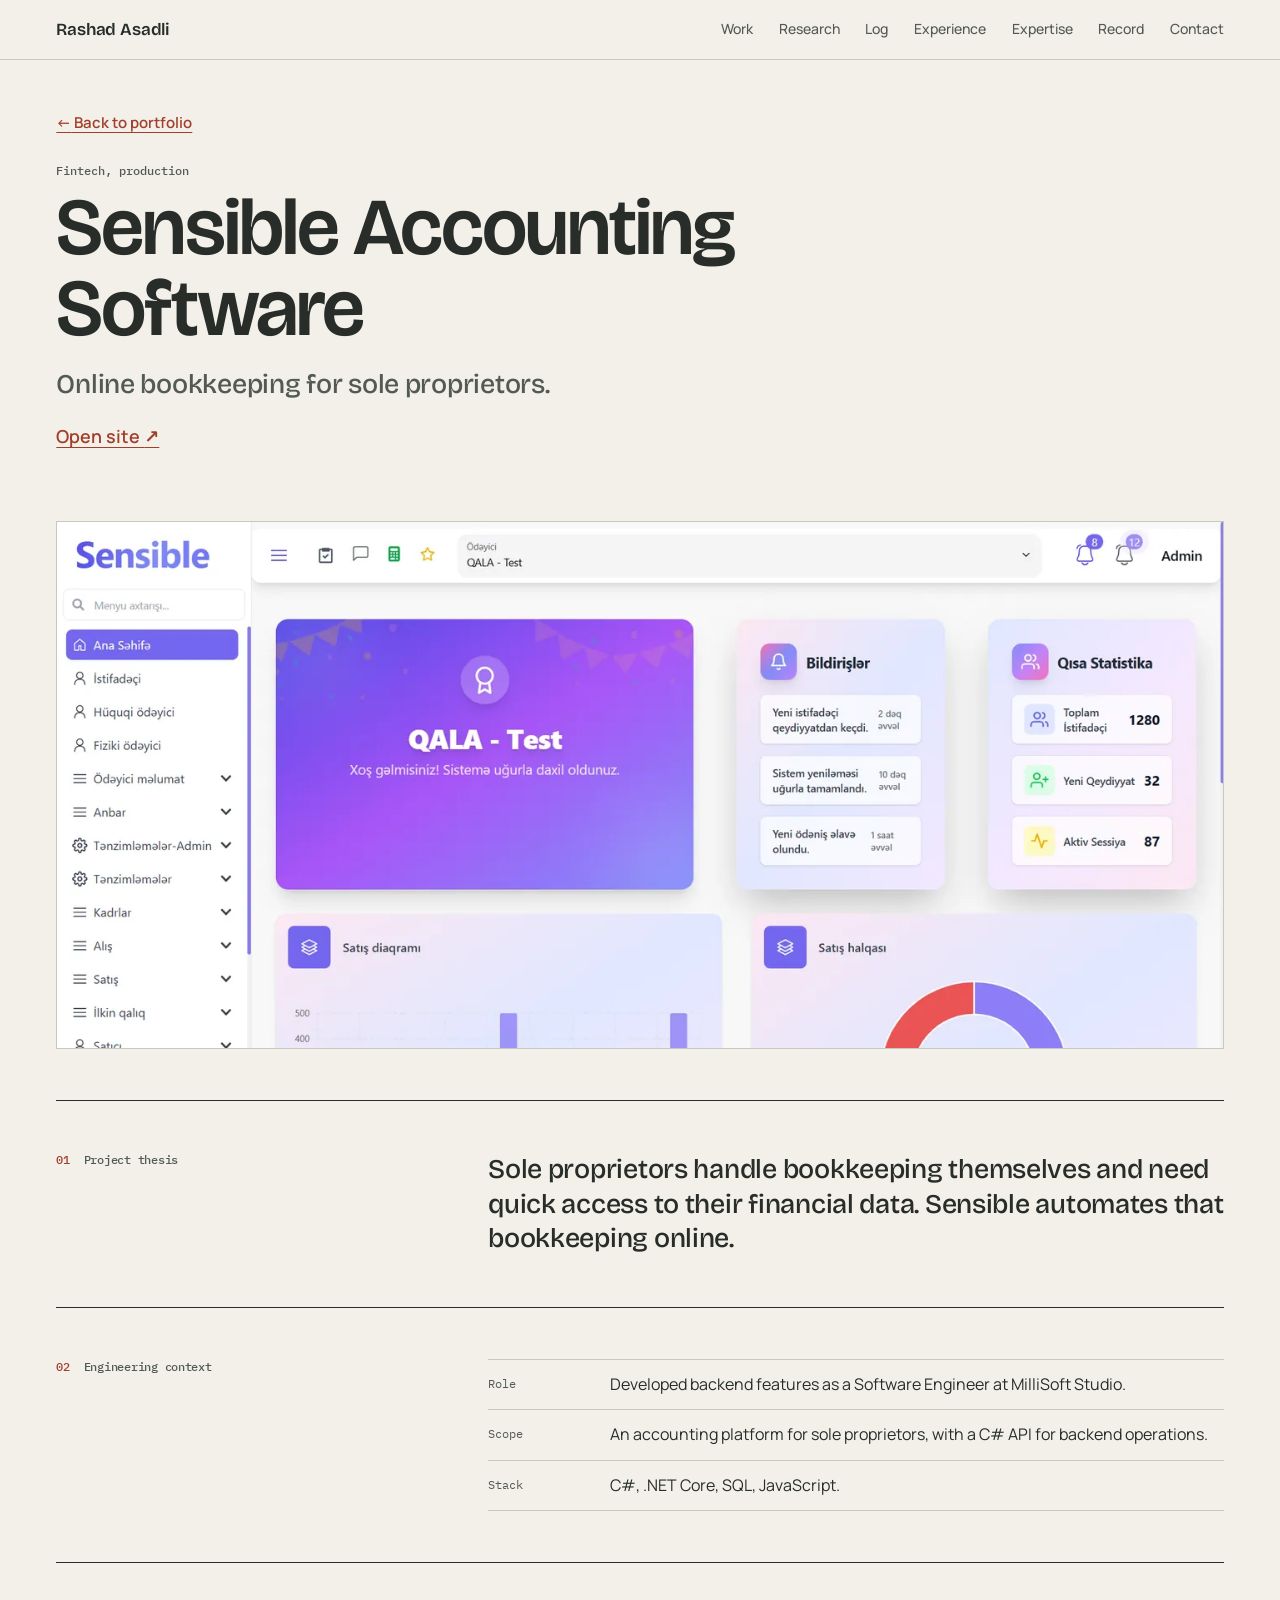
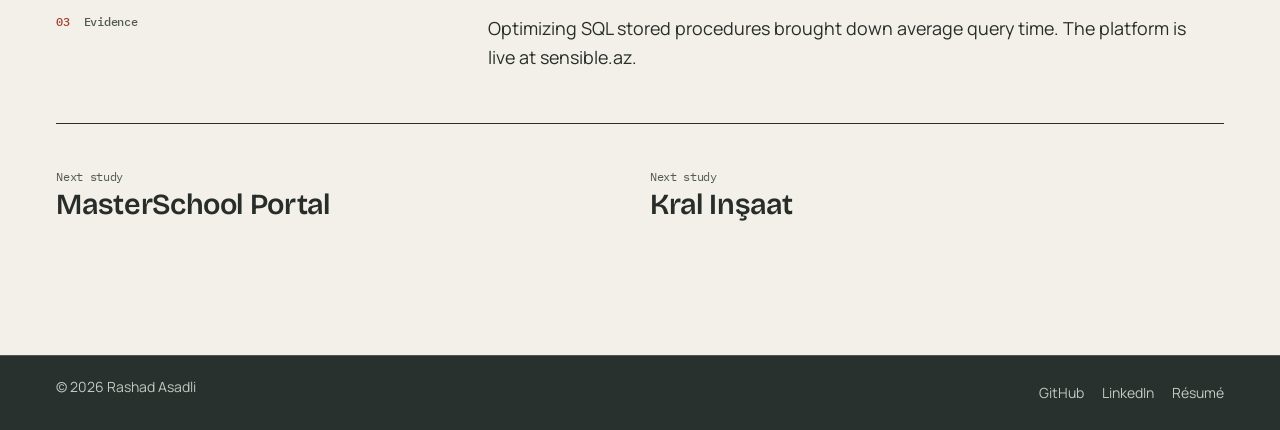
<file: work/sensible.html>
<!DOCTYPE html>
<html lang="en">
<head>
<meta charset="UTF-8">
<meta name="viewport" content="width=device-width, initial-scale=1">
<title>Sensible Accounting Software | Rashad Asadli</title>
<meta name="description" content="Online bookkeeping for sole proprietors. A case study of Rashad Asadli's work on Sensible Accounting Software.">
<meta name="author" content="Rashad Asadli">
<link rel="canonical" href="https://rasadli.github.io/portfolio-website/work/sensible.html">
<meta name="theme-color" content="#f2f0e9">
<meta property="og:type" content="website">
<meta property="og:site_name" content="Rashad Asadli">
<meta property="og:title" content="Sensible Accounting Software | Rashad Asadli">
<meta property="og:description" content="Online bookkeeping for sole proprietors. A case study of Rashad Asadli's work on Sensible Accounting Software.">
<meta property="og:url" content="https://rasadli.github.io/portfolio-website/work/sensible.html">
<meta property="og:image" content="https://rasadli.github.io/portfolio-website/assets/og.png">
<meta property="og:image:width" content="1200">
<meta property="og:image:height" content="630">
<meta property="og:image:alt" content="Rashad Asadli, Software Engineer">
<meta name="twitter:card" content="summary_large_image">
<link rel="icon" href="../assets/favicon.svg" type="image/svg+xml">
<script>document.documentElement.classList.add('js')</script>
<link rel="preconnect" href="https://fonts.googleapis.com">
<link rel="preconnect" href="https://fonts.gstatic.com" crossorigin>
<link rel="stylesheet" href="https://fonts.googleapis.com/css2?family=Bricolage+Grotesque:opsz,wght@12..96,400..700&family=IBM+Plex+Mono:wght@400;500&family=Manrope:wght@400..700&display=swap">
<link rel="stylesheet" href="../assets/site.css">
<script type="application/ld+json">{"@context":"https://schema.org","@type":"CreativeWork","name":"Sensible Accounting Software","author":{"@type":"Person","name":"Rashad Asadli"}}</script>
<script src="../assets/site.js" defer></script>
</head>
<body>
<a class="skip" href="#main">Skip to content</a>
<header class="bar">
  <a class="brand" href="../index.html">Rashad Asadli</a>
  <nav id="nav" class="nav" aria-label="Primary"><ul><li><a href="../index.html#work">Work</a></li><li><a href="../index.html#research">Research</a></li><li><a href="../index.html#log">Log</a></li><li><a href="../index.html#experience">Experience</a></li><li><a href="../index.html#expertise">Expertise</a></li><li><a href="../index.html#record">Record</a></li><li><a href="../index.html#contact">Contact</a></li></ul></nav>
  <button class="menu" type="button" aria-expanded="false" aria-controls="nav">Menu</button>
</header>
<main id="main">
<article class="study">
  <header class="st-head"><div class="wrap">
    <p><a class="link" href="../index.html#work"><span aria-hidden="true">←</span> Back to portfolio</a></p>
    <p class="tag">Fintech, production</p>
    <h1>Sensible Accounting Software</h1>
    <p class="lede">Online bookkeeping for sole proprietors.</p>
    <p class="st-links"><a href="https://sensible.az/" target="_blank" rel="noopener noreferrer" class="link">Open site <span aria-hidden="true">↗</span><span class="sr-only"> (opens in a new tab)</span></a></p>
  </div></header>
  <div class="wrap"><figure class="st-shot"><img src="../images/work/sensible.webp" alt="Sensible accounting dashboard on a test tenant" width="1400" height="632"></figure>
  <section class="st-sec">
    <h2 class="tag"><span class="tag-num">01</span> Project thesis</h2>
    <div class="st-body"><p class="lede">Sole proprietors handle bookkeeping themselves and need quick access to their financial data. Sensible automates that bookkeeping online.</p></div>
  </section><section class="st-sec">
    <h2 class="tag"><span class="tag-num">02</span> Engineering context</h2>
    <div class="st-body"><dl class="meta meta-lg"><div><dt>Role</dt><dd>Developed backend features as a Software Engineer at MilliSoft Studio.</dd></div><div><dt>Scope</dt><dd>An accounting platform for sole proprietors, with a C# API for backend operations.</dd></div><div><dt>Stack</dt><dd>C#, .NET Core, SQL, JavaScript.</dd></div></dl></div>
  </section><section class="st-sec">
    <h2 class="tag"><span class="tag-num">03</span> Evidence</h2>
    <div class="st-body"><p>Optimizing SQL stored procedures brought down average query time. The platform is live at sensible.az.</p></div>
  </section>
  <nav class="st-next" aria-label="Other case studies"><a href="masterschool.html"><span class="mono">Next study</span>MasterSchool Portal</a><a href="kral.html"><span class="mono">Next study</span>Kral Inşaat</a></nav>
  </div>
</article>
</main>
<footer class="foot"><div class="wrap foot-in">
  <p>© 2026 Rashad Asadli</p>
  <p class="foot-links"><a href="https://github.com/rasadli" target="_blank" rel="noopener noreferrer">GitHub<span class="sr-only"> (opens in a new tab)</span></a> <a href="https://www.linkedin.com/in/rashadasadli/" target="_blank" rel="noopener noreferrer">LinkedIn<span class="sr-only"> (opens in a new tab)</span></a> <a href="../downloads/RashadAsadli_CV.pdf">Résumé</a></p>
</div></footer>
</body>
</html>
</file>
<file: assets/site.css>
/* The Computational Atelier: Warm Chalk / Vermilion ----------------------- */
:root {
  --canvas: #f2f0e9; --paper: #fbfaf6; --ink: #282d29; --ink-2: #535a53;
  --accent: #c7533d; --accent-text: #a23f2b; --sage: #7c877f; --boundary: #c7c9c0; --graphite: #28312e;
  --display: 'Bricolage Grotesque', 'Arial Narrow', system-ui, sans-serif;
  --body: 'Manrope', system-ui, -apple-system, 'Segoe UI', sans-serif;
  --mono: 'IBM Plex Mono', ui-monospace, Consolas, monospace;
  --wrap: 1400px; --gutter: clamp(20px, 4.4vw, 64px); --sec: clamp(68px, 10.5vw, 152px);
  --ease: cubic-bezier(.2, .7, .2, 1);
  /* Surface tokens, swapped inside graphite sections */
  --fg: var(--ink); --fg-2: var(--ink-2); --line: var(--boundary); --hot: var(--accent); --hot-text: var(--accent-text); --mark: var(--ink);
}
.sec-dark {
  --fg: #f2f0e9; --fg-2: #c3c8c1; --line: #4c5853; --hot: #e8826d; --hot-text: #f09c89; --mark: #f2f0e9;
  background: var(--graphite); color: var(--fg);
}

*, *::before, *::after { box-sizing: border-box; }
html { scroll-behavior: smooth; scroll-padding-top: 80px; -webkit-text-size-adjust: 100%; }
body { margin: 0; background: var(--canvas); color: var(--ink); font: 400 clamp(1rem, .96rem + .2vw, 1.125rem)/1.6 var(--body); -webkit-font-smoothing: antialiased; overflow-wrap: break-word; }
img, svg { display: block; max-width: 100%; }
img { height: auto; }
h1, h2, h3, h4, p, ul, ol, dl, dd, figure { margin: 0; padding: 0; }
ul, ol { list-style: none; }
a { color: inherit; text-decoration: none; }
b { font-weight: 600; }
h2 { font: 500 clamp(2rem, 1.3rem + 2.9vw, 4rem)/1.04 var(--display); letter-spacing: -.022em; font-variation-settings: 'opsz' 96; text-wrap: balance; }
h3, h4 { font-weight: 600; line-height: 1.3; }
:focus-visible { outline: 2px solid var(--hot-text); outline-offset: 3px; }
::selection { background: var(--ink); color: var(--canvas); }

.wrap { max-width: var(--wrap); margin-inline: auto; padding-inline: var(--gutter); }
.mono { font: 400 .75rem/1.5 var(--mono); color: var(--fg-2); }
.tag { font: 500 .75rem/1.4 var(--mono); color: var(--fg-2); margin-bottom: 14px; }
.tag-num { color: var(--hot-text); margin-right: .6em; }
.sr-only { position: absolute; width: 1px; height: 1px; margin: -1px; overflow: hidden; clip-path: inset(50%); white-space: nowrap; }
.skip { position: fixed; left: 16px; top: -60px; z-index: 30; background: var(--ink); color: var(--paper); padding: 8px 14px; }
.skip:focus { top: 12px; }
.lede { font: 500 clamp(1.25rem, 1.05rem + .8vw, 1.75rem)/1.28 var(--display); letter-spacing: -.01em; }
.pull { font: 500 clamp(1.15rem, 1.05rem + .4vw, 1.4rem)/1.32 var(--display); max-width: 36ch; }
.link { color: var(--hot-text); font-weight: 600; text-decoration: underline; text-underline-offset: 4px; text-decoration-thickness: 1px; transition: text-underline-offset .15s; }
.link:hover { text-underline-offset: 2px; text-decoration-thickness: 2px; }
.link-quiet { color: var(--fg); }
.status-line { display: inline-flex; align-items: center; gap: 9px; margin-top: 20px; font: 500 .75rem/1.4 var(--mono); }
.status-line::before { content: ''; width: 9px; height: 9px; border: 1.5px solid var(--hot); background: linear-gradient(135deg, var(--hot) 50%, transparent 50%); }

/* Navigation */
.bar { position: sticky; top: 0; z-index: 20; display: flex; align-items: center; justify-content: space-between; gap: 24px; min-height: 60px; padding-inline: var(--gutter); background: var(--canvas); border-bottom: 1px solid var(--boundary); }
.brand { font: 600 1.0625rem/1 var(--display); letter-spacing: -.01em; padding-block: 12px; }
.nav ul { display: flex; gap: clamp(14px, 2vw, 30px); }
.nav a { position: relative; display: block; padding: 8px 0; font-size: .875rem; font-weight: 500; color: var(--ink-2); transition: color .15s; }
.nav a:hover { color: var(--ink); }
.nav a[aria-current] { color: var(--ink); font-weight: 700; }
.nav a[aria-current]::after { content: ''; position: absolute; inset: auto 0 2px; height: 2px; background: var(--accent); }
.menu { display: none; min-height: 44px; padding: 0 14px; background: none; border: 1px solid var(--ink); color: var(--ink); font: 600 .9375rem var(--body); cursor: pointer; }

/* Buttons */
.btn { display: inline-flex; align-items: center; justify-content: center; min-height: 46px; padding: 0 20px; border: 1px solid var(--fg); font-size: .9375rem; font-weight: 600; transition: background .15s, color .15s; }
.btn:hover { background: var(--ink); color: var(--paper); }
.btn-solid { background: var(--ink); color: var(--paper); }
.btn-solid:hover { background: var(--accent-text); border-color: var(--accent-text); }

/* Hero: The Living System */
.ls {
  position: relative; height: clamp(660px, calc(100svh - 61px), 960px); overflow: hidden;
  border-bottom: 1px solid var(--boundary);
  background: radial-gradient(58% 72% at 69% 54%, #fbfaf6 0%, rgba(251, 250, 246, 0) 72%), var(--canvas);
}
.ls-stage { position: absolute; inset: 0; }
.ls-stage canvas { position: absolute; inset: 0; width: 100%; height: 100%; display: block; cursor: grab; opacity: 0; transition: opacity .9s var(--ease); touch-action: none; }
.ls.is-live .ls-stage canvas { opacity: 1; }
.ls-stage canvas.is-point { cursor: pointer; }
.ls-stage canvas.is-drag { cursor: grabbing; }
.ls-labels, .ls-plates { position: absolute; inset: 0; pointer-events: none; }

/* Component annotations: real buttons, projected onto the model */
.ls-label {
  position: absolute; left: 0; top: 0; pointer-events: auto; display: inline-flex; align-items: baseline; gap: 7px;
  padding: 5px 8px 5px 7px; border: 1px solid rgba(40, 45, 41, .22); background: rgba(251, 250, 246, .9);
  font: 500 .6875rem/1.2 var(--mono); color: var(--ink); white-space: nowrap; cursor: pointer;
  opacity: 0; transition: opacity .5s var(--ease), background .18s, color .18s, border-color .18s;
}
.ls-label::after { content: ''; position: absolute; left: 50%; top: 100%; width: 1px; height: 16px; background: rgba(40, 45, 41, .5); transition: background .18s; }
.ls-label .ls-ref { color: var(--accent-text); letter-spacing: .02em; }
.ls.is-ready .ls-label { opacity: 1; }
.ls-label:hover, .ls-label.is-hover { border-color: var(--ink); }
.ls-label.is-near { border-color: var(--accent); }
.ls-label.is-near::after { background: var(--accent); }
.ls-label[aria-pressed='true'] { background: var(--ink); color: var(--paper); border-color: var(--ink); }
.ls-label[aria-pressed='true'] .ls-ref { color: #f09c89; }
.ls.has-sel.is-ready .ls-label.is-dim { opacity: .5; }
.ls.has-sel.is-ready .ls-label.is-dim:hover, .ls.has-sel.is-ready .ls-label.is-dim:focus-visible { opacity: 1; }

.ls-plate { position: absolute; left: 0; top: 0; font: 500 .6875rem/1.25 var(--mono); color: var(--ink-2); white-space: nowrap; opacity: 0; transition: opacity .6s var(--ease); }
.ls-plate b { font-weight: 500; color: var(--ink); }
.ls-plate b span { color: var(--accent-text); margin-right: .5em; }
.ls-plate em { font-style: normal; }
.ls.is-ready .ls-plate { opacity: 1; }

/* Editorial column */
.ls-copy { position: absolute; z-index: 4; left: var(--gutter); top: clamp(34px, 7vh, 84px); width: min(540px, 38vw); }
.ls-kicker { font: 500 .75rem/1.4 var(--mono); color: var(--ink-2); }
.ls-copy h1 { margin-top: 18px; font: 600 clamp(3.25rem, 1.5rem + 4.6vw, 6.75rem)/.9 var(--display); letter-spacing: -.034em; font-variation-settings: 'opsz' 96; }
.ls-role { display: block; margin-top: .42em; font: 500 clamp(1.3rem, 1rem + 1vw, 2.05rem)/1.1 var(--display); letter-spacing: -.016em; }
.ls-focus { display: flex; flex-wrap: wrap; gap: 6px 16px; margin-top: 26px; font: 500 .75rem/1.4 var(--mono); }
.ls-focus span { display: inline-flex; align-items: center; gap: 8px; }
.ls-focus span::before { content: ''; width: 6px; height: 6px; background: var(--accent); }
.ls-sum { margin-top: 18px; max-width: 42ch; color: var(--ink-2); }
.ls-actions { display: flex; flex-wrap: wrap; gap: 10px; margin-top: 26px; }
.ls-links { display: flex; flex-wrap: wrap; gap: 4px 20px; margin-top: 16px; font-size: .9375rem; font-weight: 500; }
.ls-links a { padding-block: 8px; text-decoration: underline; text-underline-offset: 4px; text-decoration-thickness: 1px; }

/* Component article, swapped in for the introduction on selection */
.ls-panel { position: relative; margin-top: 26px; max-width: 44ch; padding-top: 18px; border-top: 2px solid var(--ink); background: rgba(242, 240, 233, .92); box-shadow: 0 14px 0 14px rgba(242, 240, 233, .92); }
.ls.is-flow .ls-panel { background: none; box-shadow: none; }
.ls-panel:not([hidden]) { animation: ls-in .5s var(--ease) both; }
.ls-p-meta { display: flex; flex-wrap: wrap; gap: 4px 12px; font: 500 .75rem/1.4 var(--mono); color: var(--ink-2); }
.ls-p-meta b { font-weight: 500; color: var(--accent-text); }
.ls-p-title { margin-top: 10px; font: 600 clamp(1.9rem, 1.4rem + 1.4vw, 2.75rem)/1 var(--display); letter-spacing: -.024em; }
.ls-p-role { margin-top: 12px; font: 500 1.125rem/1.35 var(--display); }
.ls-p-text { margin-top: 10px; color: var(--ink-2); }
.ls-p-dl { display: grid; gap: 12px; margin-top: 18px; }
.ls-p-dl div { display: grid; grid-template-columns: 9.5em 1fr; gap: 12px; padding-top: 10px; border-top: 1px solid var(--boundary); }
.ls-p-dl dt { font: 500 .75rem/1.6 var(--mono); color: var(--ink-2); }
.ls-p-dl dd { margin: 0; font-size: .9375rem; }
.ls-nb { display: inline; margin: 0 .5em 0 0; padding: 0; border: 0; background: none; font: inherit; color: var(--ink); text-decoration: underline; text-underline-offset: 3px; text-decoration-color: var(--accent); cursor: pointer; }
.ls-nb:hover { color: var(--accent-text); }
.ls-p-links { display: flex; flex-wrap: wrap; align-items: center; gap: 10px 22px; margin-top: 20px; }
.ls-back { min-height: 40px; padding: 0 14px; border: 1px solid var(--ink); background: none; font: 600 .875rem var(--body); color: var(--ink); cursor: pointer; }
.ls-back:hover { background: var(--ink); color: var(--paper); }
.ls.has-sel:not(.is-flow) .ls-intro { display: none; }
/* While a component is open, the panel takes the heading's place and stops above the footer,
   scrolling inside itself on short viewports. --ls-foot is measured by living-system.js. */
.ls.has-sel:not(.is-flow) .ls-copy { bottom: calc(var(--ls-foot, 110px) + 44px); display: flex; flex-direction: column; }
.ls.has-sel:not(.is-flow) .ls-kicker, .ls.has-sel:not(.is-flow) .ls-copy h1 { position: absolute; width: 1px; height: 1px; margin: 0; overflow: hidden; clip-path: inset(50%); white-space: nowrap; }
.ls.has-sel:not(.is-flow) .ls-panel { margin-top: 0; min-height: 0; overflow-y: auto; overscroll-behavior: contain; scrollbar-width: thin; }
@keyframes ls-in { from { opacity: 0; transform: translateY(10px); } to { opacity: 1; transform: none; } }

/* Footer bar: caption, trace readout, tools */
.ls-foot { position: absolute; z-index: 4; left: var(--gutter); right: var(--gutter); bottom: 22px; display: grid; grid-template-columns: minmax(0, 34ch) minmax(0, 1fr) auto; align-items: end; gap: 28px; pointer-events: none; }
.ls-foot > * { pointer-events: auto; }
.ls-foot::before { content: ''; position: absolute; z-index: -1; inset: -40px calc(-1 * var(--gutter)) -22px; background: linear-gradient(to top, var(--canvas) 45%, rgba(242, 240, 233, 0)); pointer-events: none; }
.ls-cap { font: 400 .6875rem/1.5 var(--mono); color: var(--ink-2); }
.ls-cap > span:first-child { color: var(--accent-text); margin-right: .5em; }
.ls-trace { justify-self: center; min-height: 4.5em; padding-left: 12px; border-left: 2px solid var(--accent); font: 500 .6875rem/1.5 var(--mono); color: var(--ink-2); }
.ls-trace b { display: block; font-weight: 500; color: var(--ink); }
.ls-trace ol { display: flex; flex-wrap: wrap; gap: 0 4px; margin-top: 2px; max-width: 52ch; }
.ls-trace li + li::before { content: '→'; margin-right: 4px; color: var(--sage); }
.ls-trace li { transition: color .2s; }
.ls-trace li.on { color: var(--accent-text); }
.ls-trace:empty { visibility: hidden; }
.ls-tools { display: flex; flex-wrap: wrap; justify-content: flex-end; align-items: center; gap: 8px; }
.ls-hint { display: block; margin-top: 6px; color: var(--ink); }
.ls-btn { min-height: 38px; padding: 0 13px; border: 1px solid rgba(40, 45, 41, .55); background: rgba(251, 250, 246, .86); font: 500 .75rem/1 var(--mono); color: var(--ink); cursor: pointer; transition: background .15s, color .15s, border-color .15s; }
.ls-btn:hover { background: var(--ink); border-color: var(--ink); color: var(--paper); }
.ls-index { display: none; }

/* Flow layout: small screens and browsers without WebGL */
.ls.is-flow { height: auto; display: grid; padding: 30px var(--gutter) 34px; background: var(--canvas); }
.ls.is-flow .ls-copy, .ls.is-flow .ls-foot { display: contents; }
.ls.is-flow .ls-copy > * { order: 1; }
.ls.is-flow .ls-copy h1 { font-size: clamp(2.75rem, 1.4rem + 7vw, 4.5rem); }
.ls.is-flow .ls-stage { position: relative; order: 2; height: auto; aspect-ratio: 1 / 1.04; max-height: 560px; margin: 26px calc(-1 * var(--gutter)) 0; }
.ls.is-flow .ls-labels, .ls.is-flow .ls-plates { display: none; }
.ls.is-flow .ls-trace { order: 3; justify-self: start; min-height: 0; margin-top: 4px; }
.ls.is-flow .ls-tools { order: 4; justify-content: flex-start; margin-top: 14px; }
.ls.is-flow .ls-index { display: grid; order: 5; gap: 14px; margin-top: 22px; }
.ls.is-flow .ls-copy > .ls-panel { order: 6; }
.ls.is-flow .ls-cap { order: 7; margin-top: 22px; }
.ls.is-nogl .ls-stage, .ls.is-nogl .ls-trace, .ls.is-nogl #ls-motion, .ls.is-nogl #ls-reset { display: none; }
.ls.is-nogl .ls-index { margin-top: 30px; }
.ls.is-nogl .ls-hint { display: none; }

.ls-ix-layer { display: grid; grid-template-columns: 7.5em 1fr; gap: 10px; padding-top: 12px; border-top: 1px solid var(--boundary); }
.ls-ix-code { font: 500 .75rem/2.4 var(--mono); color: var(--ink-2); }
.ls-ix-code b { font-weight: 500; color: var(--accent-text); margin-right: .4em; }
.ls-ix-layer ul { display: flex; flex-wrap: wrap; gap: 8px; }
.ls-ix-layer button { min-height: 40px; padding: 0 12px; border: 1px solid rgba(40, 45, 41, .4); background: var(--paper); font: 600 .875rem var(--body); color: var(--ink); cursor: pointer; }
.ls-ix-layer button[aria-pressed='true'] { background: var(--ink); border-color: var(--ink); color: var(--paper); }


@media (max-width: 1180px) and (min-width: 821px) {
  .ls-plate em { display: none; }
  .ls-copy { width: min(440px, 40vw); }
  .ls-foot { grid-template-columns: minmax(0, 1fr) auto; }
  .ls-trace { display: none; }
}
@media (prefers-reduced-motion: reduce) {
  .ls-stage canvas, .ls-label, .ls-plate { transition: none; }
  .ls-panel:not([hidden]) { animation: none; }
}

/* Sections */
.sec { padding-block: var(--sec); }
.sec-paper { background: var(--paper); border-block: 1px solid var(--boundary); }
.sec-head { margin-bottom: clamp(32px, 5vw, 68px); }
.sec-head h2 { max-width: 20ch; }
.sec-intro { margin-top: 18px; color: var(--fg-2); max-width: 60ch; }
.split { display: grid; grid-template-columns: minmax(0, 5fr) minmax(0, 7fr); gap: clamp(24px, 5vw, 88px); align-items: start; }
.split .sec-head { margin-bottom: 0; }
.prose { display: grid; gap: 1em; max-width: 64ch; }
.js .reveal { opacity: 0; transform: translateY(8px); transition: opacity .25s ease-out, transform .25s ease-out; }
.js .reveal.in { opacity: 1; transform: none; }

/* Progression */
.path { display: grid; grid-template-columns: repeat(5, 1fr); margin-top: clamp(40px, 6vw, 80px); border-top: 1px solid var(--ink); }
.path li { position: relative; display: grid; align-content: start; gap: 3px; padding: 16px 18px 0 0; }
.path li::before { content: ''; position: absolute; top: -5px; left: 0; width: 9px; height: 9px; background: var(--canvas); border: 1px solid var(--ink); }
.path li:last-child::before { background: var(--accent); border-color: var(--accent); }
.path b { font: 500 1.25rem/1.15 var(--display); letter-spacing: -.01em; }
.path-note { font-size: .875rem; color: var(--ink-2); line-height: 1.4; }

/* Project spreads: three distinct compositions */
.spread { display: grid; gap: 24px clamp(24px, 4vw, 64px); padding-block: clamp(32px, 5vw, 72px); border-top: 1px solid var(--ink); }
.spread-head h3 { font: 600 clamp(1.5625rem, 1.2rem + 1.5vw, 2.75rem)/1.04 var(--display); letter-spacing: -.024em; }
.spread-head h3 a { background: linear-gradient(var(--accent), var(--accent)) 0 100% / 0 2px no-repeat; transition: background-size .22s var(--ease); }
.spread-head h3 a:hover { background-size: 100% 2px; }
.spread-lead { margin-top: 8px; color: var(--ink-2); font: 500 clamp(1.0625rem, 1rem + .3vw, 1.25rem)/1.3 var(--display); }
.spread-shot { display: block; border: 1px solid var(--boundary); background: var(--paper); overflow: hidden; }
.spread-body { display: grid; gap: 16px; align-content: start; }
.spread-links { display: flex; flex-wrap: wrap; gap: 8px 22px; font-size: .9375rem; }
.spread-links a { padding-block: 6px; }
.spread-1 { grid-template-columns: minmax(0, 7fr) minmax(0, 5fr); grid-template-areas: 'head head' 'shot body'; }
.spread-1 .spread-head h3 { font-size: clamp(1.5625rem, 1rem + 3.2vw, 3.75rem); }
.spread-2 { grid-template-columns: minmax(0, 4fr) minmax(0, 8fr); grid-template-areas: 'head shot' 'body shot'; }
.spread-3 { grid-template-columns: repeat(12, minmax(0, 1fr)); grid-template-areas: 'head head head head head head shot shot shot shot shot shot' 'body body body body body body shot shot shot shot shot shot'; }
.spread-head { grid-area: head; } .spread-shot { grid-area: shot; align-self: start; } .spread-body { grid-area: body; }

.meta { display: grid; gap: 0; border-top: 1px solid var(--line); }
.meta div { display: grid; grid-template-columns: 76px 1fr; gap: 12px; padding-block: 9px; border-bottom: 1px solid var(--line); font-size: .9375rem; line-height: 1.45; }
.meta dt { font: 400 .75rem/1.9 var(--mono); color: var(--fg-2); }
.meta-lg div { grid-template-columns: 110px 1fr; font-size: 1rem; padding-block: 13px; }

.more { margin-top: clamp(40px, 5vw, 64px); }
.more-list li { display: grid; grid-template-columns: 3fr 5fr 3fr 1fr; gap: 4px 22px; align-items: baseline; padding-block: 14px; border-top: 1px solid var(--boundary); font-size: .9688rem; }
.more-list b { font: 600 1.0625rem/1.3 var(--display); }
.more-what { color: var(--ink-2); }
.more-link { text-align: right; font-size: .875rem; white-space: nowrap; }

/* Research */
.sec-dark .sec-head h2 { font-size: clamp(1.875rem, 1.2rem + 2.6vw, 3.5rem); }
.sec-dark .link { color: var(--hot-text); }
.flow-fig { margin-top: clamp(40px, 6vw, 72px); }
.flow { display: grid; grid-template-columns: repeat(4, 1fr); gap: 28px; }
.flow li { position: relative; display: grid; align-content: start; gap: 3px; min-height: 96px; padding: 12px 14px; border: 1px solid var(--line); }
.flow li:not(:last-child)::after { content: ''; position: absolute; top: 28px; left: 100%; width: 28px; height: 1px; background: var(--fg); }
.flow b { font: 600 1.125rem/1.2 var(--display); }
.flow span { font-size: .875rem; line-height: 1.4; color: var(--fg-2); }
.flow-key { border: 2px solid var(--hot) !important; }
.flow-fig figcaption, .batch figcaption, .st-cap { margin-top: 10px; font: 400 .75rem/1.5 var(--mono); color: var(--fg-2); }
.batch { margin-top: clamp(28px, 4vw, 48px); }
.batch-row + .batch-row { margin-top: 18px; }
.batch-label { font: 400 .75rem/1.5 var(--mono); color: var(--fg-2); margin-bottom: 4px; }
.batch svg { width: 100%; height: auto; }
.d-narrow { display: none; }
.d-pay { fill: var(--fg); }
.d-batch { fill: none; stroke: var(--line); }
.d-settle { stroke: var(--hot); stroke-width: 2; }
.batch figcaption { padding-top: 10px; border-top: 1px solid var(--line); }
.d-key { margin-right: 14px; white-space: nowrap; }
.d-key i { display: inline-block; vertical-align: middle; margin: 0 5px 2px 8px; }
.d-key i:first-child { margin-left: 0; }
.k-pay { width: 7px; height: 7px; border-radius: 50%; background: var(--fg); }
.k-settle { width: 2px; height: 12px; background: var(--hot); }

/* Engineering log */
.entry { display: grid; grid-template-columns: minmax(0, 4fr) minmax(0, 8fr); gap: 16px clamp(24px, 5vw, 72px); padding-block: clamp(24px, 3vw, 40px); border-top: 1px solid var(--ink); }
.entry h3 { font: 600 clamp(1.25rem, 1.1rem + .6vw, 1.625rem)/1.14 var(--display); letter-spacing: -.012em; margin-block: 3px 7px; }
.entry-num { color: var(--accent-text); }
.entry-steps { display: grid; grid-auto-flow: column; grid-auto-columns: 1fr; gap: 20px; }
.entry-steps div { padding-top: 9px; border-top: 1px solid var(--boundary); font-size: .9375rem; line-height: 1.5; }
.entry-steps dt { font: 400 .75rem/1.5 var(--mono); color: var(--ink-2); margin-bottom: 4px; }

/* Timeline drawing */
.tl { padding-bottom: 6px; border: 1px solid var(--boundary); background: var(--canvas); margin-bottom: clamp(28px, 4vw, 48px); }
.tl-cap { display: flex; flex-wrap: wrap; justify-content: space-between; gap: 4px 20px; padding: 10px 14px; border-bottom: 1px solid var(--boundary); font: 400 .75rem/1.5 var(--mono); color: var(--ink-2); }
.tl-key i { display: inline-block; width: 13px; height: 7px; margin: 0 5px 1px 10px; }
.k-work { background: var(--accent); } .k-teach { background: var(--graphite); } .k-study { background: repeating-linear-gradient(135deg, var(--sage) 0 2px, transparent 2px 4px); border: 1px solid var(--sage); }
.tl-axis { height: 28px; padding-left: calc(330px + 14px); padding-right: 14px; }
.tl-axis > div { position: relative; height: 100%; }
.tl-axis span { position: absolute; top: 8px; font: 400 .6875rem/1 var(--mono); color: var(--ink-2); transform: translateX(-50%); }
.tl-axis .tl-now { color: var(--accent-text); font-weight: 500; }
.tl-row a { display: grid; grid-template-columns: 330px 1fr; align-items: center; min-height: 27px; padding-inline: 14px; transition: background .15s; }
.tl-row a:hover { background: var(--paper); }
.tl-label { font-size: .8125rem; line-height: 1.3; white-space: nowrap; overflow: hidden; text-overflow: ellipsis; padding-right: 14px; color: var(--ink-2); }
.tl-label b { color: var(--ink); }
.tl-track { position: relative; height: 100%; min-height: 27px; }
.tl-track::after { content: ''; position: absolute; inset: 0 auto 0 var(--now); width: 1px; background: var(--accent); }
.tl-bar, .tl-future { position: absolute; top: 50%; height: 9px; margin-top: -4.5px; min-width: 4px; }
.tl-work .tl-bar { background: var(--accent); }
.tl-teach .tl-bar { background: var(--graphite); }
.tl-study .tl-bar { background: repeating-linear-gradient(135deg, var(--sage) 0 2px, transparent 2px 4px); border: 1px solid var(--sage); }
.tl-future { border: 1px dashed var(--sage); border-left: 0; }

/* Experience index */
.job { border-top: 1px solid var(--ink); scroll-margin-top: 80px; }
.job:last-child { border-bottom: 1px solid var(--ink); }
.job summary { display: grid; grid-template-columns: minmax(0, 4fr) minmax(0, 5fr) minmax(0, 3fr) 20px; gap: 4px 20px; align-items: baseline; padding-block: 18px; cursor: pointer; list-style: none; }
.job summary::-webkit-details-marker { display: none; }
.job summary::after { content: '+'; font: 400 1.25rem/1 var(--mono); text-align: right; }
.job[open] summary::after { content: '–'; }
.job-co { font: 600 clamp(1.375rem, 1.2rem + .9vw, 2rem)/1.1 var(--display); letter-spacing: -.016em; }
.job summary:hover .job-co { text-decoration: underline; text-decoration-thickness: 2px; text-decoration-color: var(--accent); text-underline-offset: 4px; }
.job-sum { font-weight: 500; }
.job-body { display: grid; gap: 16px; padding: 0 0 28px; margin-left: calc((100% - 80px) * 4 / 12 + 20px); max-width: 780px; }
.job-note { font-weight: 600; }
.role h3 { font-size: 1.0625rem; }
.role ul { display: grid; gap: 5px; margin-top: 8px; color: var(--ink-2); font-size: .9688rem; line-height: 1.5; }
.role li { position: relative; padding-left: 15px; }
.role li::before { content: ''; position: absolute; left: 0; top: .72em; width: 7px; height: 1px; background: var(--ink-2); }
.job-ladder .role { position: relative; padding-left: 22px; }
.job-ladder .role::before { content: ''; position: absolute; left: 0; top: 7px; width: 9px; height: 9px; background: var(--accent); }
.job-ladder .role + .role::before { background: var(--paper); border: 1px solid var(--accent); }
.job-ladder .role:not(:last-of-type)::after { content: ''; position: absolute; left: 4px; top: 16px; bottom: -23px; width: 1px; background: var(--accent); }
.decision { padding-left: 14px; border-left: 2px solid var(--accent); font: 500 1.0625rem/1.35 var(--display); }

/* Expertise */
.skills-head { display: grid; grid-template-columns: 3fr 5fr 4fr; gap: 20px; padding-bottom: 9px; }
.skill-row { display: grid; grid-template-columns: 3fr 5fr 4fr; gap: 8px 20px; padding-block: 18px; border-top: 1px solid var(--ink); }
.skill-row h3 { font: 600 1.125rem/1.25 var(--display); }
.skill-row div { font-size: .9688rem; line-height: 1.55; }
.skill-other { color: var(--ink-2); }
.skill-sub { display: none; }

/* Record */
.record-grid { display: grid; grid-template-columns: 1fr 1fr; gap: clamp(32px, 6vw, 88px); }
.edu { display: grid; gap: 2px; padding-block: 16px; border-top: 1px solid var(--boundary); }
.edu h4 { font: 600 1.375rem/1.15 var(--display); letter-spacing: -.012em; }
.edu-detail { margin-top: 5px; font-size: .9375rem; }
.ledger li { display: flex; justify-content: space-between; gap: 22px; padding-block: 12px; border-top: 1px solid var(--boundary); line-height: 1.4; font-weight: 500; }
.ledger .mono { flex: none; text-align: right; }
.ledger small { display: block; margin-top: 3px; font-size: .875rem; font-weight: 400; color: var(--ink-2); line-height: 1.45; }
.record-block { margin-top: clamp(48px, 7vw, 88px); }
.split-tight { display: grid; grid-template-columns: minmax(0, 4fr) minmax(0, 8fr); gap: 16px clamp(24px, 5vw, 72px); }
.beyond { display: grid; grid-template-columns: 1fr 1fr; gap: 24px; border-top: 1px solid var(--boundary); padding-top: 12px; }
.beyond h4 { font: 600 1.125rem/1.2 var(--display); }
.beyond p { margin-top: 5px; color: var(--ink-2); font-size: .9688rem; }

/* Contact */
.contact { padding-block: var(--sec); }
.contact h2 { max-width: 19ch; font-size: clamp(2rem, 1.2rem + 3.2vw, 4.25rem) !important; }
.contact-body { margin-top: 16px; color: var(--fg-2); }
.contact-mail { display: inline-block; margin-top: clamp(22px, 3vw, 36px); max-width: 100%; font: 500 clamp(1.25rem, .9rem + 2.2vw, 2.75rem)/1.15 var(--display); letter-spacing: -.016em; color: var(--hot-text); text-decoration: underline; text-decoration-thickness: 1px; text-underline-offset: 6px; }
.contact-mail:hover { text-decoration-thickness: 3px; }
.contact-links { display: flex; flex-wrap: wrap; gap: 4px 24px; margin-top: 24px; font-size: .9375rem; font-weight: 500; }
.contact-links a { display: inline-flex; align-items: center; gap: 5px; min-height: 44px; text-decoration: underline; text-underline-offset: 4px; text-decoration-thickness: 1px; }

/* Footer */
.foot { background: var(--graphite); color: #c3c8c1; font-size: .875rem; border-top: 1px solid #4c5853; }
.foot-in { display: flex; justify-content: space-between; flex-wrap: wrap; gap: 6px 24px; padding-block: 20px; }
.foot-links { display: flex; gap: 18px; }
.foot a { padding-block: 6px; }
.foot a:hover { color: #f2f0e9; text-decoration: underline; }

/* Case-study pages */
.st-head { padding-block: clamp(28px, 4vw, 56px) clamp(32px, 5vw, 72px); }
.st-head h1 { max-width: 18ch; margin-top: 8px; font: 600 clamp(2.25rem, 1.2rem + 4.8vw, 6rem)/1 var(--display); letter-spacing: -.024em; font-variation-settings: 'opsz' 96; }
.st-head > .wrap > p:first-child { margin-bottom: 28px; font-size: .9375rem; }
.st-head .tag { margin-bottom: 8px; }
.st-head .lede { margin-top: 18px; max-width: 34ch; color: var(--fg-2); }
.st-head .status-line { margin: 0 0 6px; }
.st-links { margin-top: 14px; }
.st-links a { display: inline-block; padding-block: 6px; }
.st-shot { border: 1px solid var(--boundary); background: var(--paper); margin-bottom: clamp(24px, 4vw, 56px); }
.st-shot img, .spread-shot img { width: 100%; }
.st-sec { display: grid; grid-template-columns: minmax(0, 4fr) minmax(0, 8fr); gap: 12px clamp(24px, 5vw, 72px); padding-block: clamp(24px, 4vw, 52px); border-top: 1px solid var(--ink); }
.st-body { min-width: 0; max-width: 860px; }
.st-body > p:not(.lede):not(.pull) { max-width: 64ch; }
.st-body .flow-fig { margin-top: 0; }
.st-body .flow { grid-template-columns: repeat(2, 1fr); }
.st-body .flow li:nth-child(2)::after { display: none; }
.st-body .sec-dark { color: inherit; }
.plates { display: grid; grid-template-columns: repeat(3, 1fr); border-top: 1px solid var(--ink); border-left: 1px solid var(--boundary); }
.plates div { display: grid; gap: 3px; align-content: start; padding: 13px; border-right: 1px solid var(--boundary); border-bottom: 1px solid var(--boundary); background: var(--paper); }
.plates b { font: 600 1.0625rem/1.2 var(--display); }
.plates span { font-size: .875rem; line-height: 1.4; color: var(--ink-2); }
.plates-2 { grid-template-columns: 1fr 1fr; margin-top: 18px; }
.concepts { display: grid; grid-template-columns: 1fr 1fr; gap: 20px 28px; }
.concepts div { padding-top: 9px; border-top: 1px solid var(--boundary); }
.concepts dt { font: 600 1.0313rem/1.25 var(--display); }
.concepts dd { margin-top: 4px; color: var(--ink-2); font-size: .9375rem; line-height: 1.5; }
.results { width: 100%; border-collapse: collapse; margin-bottom: 18px; font-size: .9375rem; }
.results th, .results td { padding: 8px; border-bottom: 1px solid var(--boundary); text-align: left; }
.st-next { display: grid; grid-template-columns: 1fr 1fr; gap: 20px; padding-block: clamp(24px, 4vw, 44px) var(--sec); border-top: 1px solid var(--ink); }
.st-next a { display: grid; gap: 3px; font: 600 clamp(1.25rem, 1.1rem + .9vw, 1.875rem)/1.1 var(--display); letter-spacing: -.012em; }
.st-next a:hover { color: var(--accent-text); }
.nf { min-height: 58vh; padding-block: var(--sec); }
.nf h1 { font: 600 clamp(2.25rem, 1.2rem + 4.8vw, 5rem)/1 var(--display); letter-spacing: -.03em; max-width: 14ch; }
.nf .btn { margin-top: 26px; }

/* Transaction Laboratory */
.lab { margin-top: clamp(56px, 8vw, 104px); padding-top: clamp(28px, 4vw, 44px); border-top: 1px solid var(--line); scroll-margin-top: 70px; }
.lab-head { display: grid; grid-template-columns: minmax(0, 5fr) minmax(0, 7fr); gap: 12px clamp(28px, 4.5vw, 72px); align-items: end; }
.lab-head .tag { grid-column: 1 / -1; margin: 0; }
.lab-head h3 { font: 500 clamp(1.75rem, 1.2rem + 2vw, 3rem)/1.04 var(--display); letter-spacing: -.02em; }
.lab-intro { color: var(--fg-2); max-width: 62ch; }
.lab-nojs { margin-top: 28px; color: var(--fg-2); }
.lab-app { display: grid; grid-template-columns: minmax(250px, 4fr) minmax(0, 9fr); gap: clamp(24px, 4vw, 56px); margin-top: clamp(28px, 4vw, 44px); align-items: start; }
.lab-app[hidden] { display: none; }

.lab-controls { position: sticky; top: 78px; display: grid; gap: 18px; }
.lab-policy { margin: 0; padding: 0; border: 0; display: grid; grid-template-columns: 1fr 1fr; gap: 6px; }
.lab-policy legend { margin-bottom: 8px; font: 500 .75rem/1.4 var(--mono); color: var(--fg-2); }
.lab-policy label { position: relative; cursor: pointer; }
.lab-policy input { position: absolute; opacity: 0; inset: 0; margin: 0; cursor: pointer; }
.lab-policy span { display: flex; align-items: center; min-height: 42px; padding: 0 12px; border: 1px solid var(--line); font-size: .875rem; font-weight: 600; transition: background .15s, border-color .15s, color .15s; }
.lab-policy label:hover span { border-color: var(--fg-2); }
.lab-policy input:checked + span { background: var(--fg); border-color: var(--fg); color: var(--graphite); }
.lab-policy input:focus-visible + span { outline: 2px solid var(--hot-text); outline-offset: 2px; }
.lab-policy-note { min-height: 4.2em; font-size: .875rem; line-height: 1.45; color: var(--fg-2); }
.lab-field { display: grid; grid-template-columns: 1fr auto; gap: 2px 12px; padding-top: 14px; border-top: 1px solid var(--line); transition: opacity .2s; }
.lab-field label { font-size: .9375rem; font-weight: 600; }
.lab-field output { font: 500 .875rem/1.6 var(--mono); color: var(--hot-text); }
.lab-field input { grid-column: 1 / -1; width: 100%; margin: 8px 0 2px; accent-color: var(--hot); cursor: pointer; }
.lab-hint { grid-column: 1 / -1; font: 400 .6875rem/1.4 var(--mono); color: var(--fg-2); }
.lab-field.is-off { opacity: .4; }
.lab-field.is-off .lab-hint::after { content: ' Not used by this policy.'; }
.lab-field.is-off input { cursor: not-allowed; }
.lab-run { display: flex; flex-wrap: wrap; align-items: center; gap: 12px; padding-top: 14px; border-top: 1px solid var(--line); }
.lab-btn { min-height: 38px; padding: 0 13px; border: 1px solid var(--fg-2); background: none; font: 500 .75rem/1 var(--mono); color: var(--fg); cursor: pointer; transition: background .15s, color .15s; }
.lab-btn:hover { background: var(--fg); color: var(--graphite); }

.lab-out { display: grid; gap: clamp(26px, 3.4vw, 40px); min-width: 0; }
.lab-bench-head { display: flex; justify-content: space-between; align-items: center; gap: 12px; margin-bottom: 12px; }
.lab-bench figcaption { font: 500 .75rem/1.4 var(--mono); color: var(--fg-2); }
.lab-bench figcaption .mono { color: var(--fg); }
.lab-bench canvas { display: block; width: 100%; height: 196px; }
.lab-key, .lab-chart-key { margin-top: 8px; font: 400 .6875rem/1.5 var(--mono); color: var(--fg-2); }
.lab-key i, .lab-chart-key i { display: inline-block; width: 10px; height: 10px; margin: 0 6px 1px 14px; vertical-align: middle; }
.lab-key i:first-child, .lab-chart-key i:first-child { margin-left: 0; }
.k-wait { background: #e8826d; }
.k-settle { background: #f2f0e9; }
.k-done { background: #9fb0a6; }
.lab-metrics { display: grid; grid-template-columns: repeat(3, minmax(0, 1fr)); gap: 0 28px; }
.lab-metrics div { padding: 12px 0 14px; border-top: 1px solid var(--line); }
.lab-metrics dt { font: 400 .6875rem/1.4 var(--mono); color: var(--fg-2); }
.lab-metrics dd { margin: 6px 0 0; font: 500 clamp(1.25rem, 1.05rem + .7vw, 1.75rem)/1.1 var(--display); letter-spacing: -.01em; font-variant-numeric: tabular-nums; }
.lab-metrics small { display: block; margin-top: 4px; font: 400 .75rem/1.4 var(--body); color: var(--fg-2); letter-spacing: 0; }
.lab-flag { margin-top: 14px; padding: 10px 14px; border-left: 2px solid var(--hot); background: rgba(232, 130, 109, .08); font-size: .9375rem; line-height: 1.5; }
.lab-curves > figcaption { font: 500 .75rem/1.4 var(--mono); color: var(--fg-2); }
.lab-charts { display: grid; grid-template-columns: 1fr 1fr; gap: 24px; margin-top: 14px; }
.lab-chart { position: relative; min-width: 0; }
.lab-chart h4 { margin-bottom: 6px; font-size: .9375rem; font-weight: 600; }
.lab-chart svg { display: block; width: 100%; height: auto; overflow: visible; }
.lab-chart-key { grid-column: 1 / -1; margin-top: -8px; }
.k-pt { border-radius: 50%; background: #e8826d; }
.k-hollow { background: none; box-shadow: inset 0 0 0 2px #e8826d; }
.k-cur { width: 2px !important; height: 12px !important; background: repeating-linear-gradient(#f2f0e9 0 3px, transparent 3px 6px); }
.lab-empty { grid-column: 1 / -1; padding: 22px 0; color: var(--fg-2); }
.c-grid line { stroke: var(--line); stroke-width: 1; }
.c-axis text { font: 400 10.5px var(--mono); fill: var(--fg-2); }
.c-band { fill: rgba(232, 130, 109, .1); }
.c-line { fill: none; stroke: #e8826d; stroke-width: 2; stroke-linejoin: round; }
.c-pt { fill: #e8826d; stroke: var(--graphite); stroke-width: 2; }
.c-hollow { fill: var(--graphite); stroke: #e8826d; }
.c-cur { stroke: var(--fg); stroke-width: 1.5; stroke-dasharray: 3 3; }
.c-hair { stroke: var(--fg-2); stroke-width: 1; }
.c-hit { fill: transparent; cursor: crosshair; }
.c-tip { position: absolute; top: 34px; width: 190px; padding: 8px 10px; background: #1d2422; border: 1px solid var(--line); font: 400 .6875rem/1.55 var(--mono); color: var(--fg-2); pointer-events: none; }
.c-tip b { display: block; font-weight: 500; color: var(--fg); }
.lab-table { margin-top: 14px; }
.lab-table summary, .lab-model summary { cursor: pointer; font: 500 .75rem/1.4 var(--mono); color: var(--fg); padding-block: 8px; }
.lab-table .results { margin-top: 8px; font-size: .875rem; }
.lab-table .results th, .lab-table .results td { border-color: var(--line); padding: 6px 8px; font-variant-numeric: tabular-nums; }
.lab-disclaimer { margin-top: clamp(26px, 3.4vw, 40px); padding-top: 12px; border-top: 1px solid var(--line); font: 400 .75rem/1.5 var(--mono); color: var(--fg-2); }
.lab-model { margin-top: 10px; }
.lab-model summary { display: inline-flex; align-items: center; min-height: 42px; padding: 0 14px; border: 1px solid var(--fg-2); }
.lab-model summary:hover { background: var(--fg); color: var(--graphite); }
.lab-model[open] summary { margin-bottom: 24px; }
.lab-model-body { display: grid; grid-template-columns: repeat(3, minmax(0, 1fr)); gap: 28px clamp(24px, 3.6vw, 52px); }
.lab-model-body .concepts { grid-template-columns: 1fr; }
.lab-model-body .pull { grid-column: 1 / -1; max-width: 60ch; }
.lab-list { display: grid; gap: 10px; counter-reset: a; font-size: .9375rem; line-height: 1.5; color: var(--fg-2); }
.lab-list li { counter-increment: a; display: grid; grid-template-columns: 2em 1fr; }
.lab-list li::before { content: counter(a, decimal-leading-zero); font: 500 .75rem/1.9 var(--mono); color: var(--hot-text); }
.st-lab { margin-top: 18px; }
@media (max-width: 1080px) {
  .lab-app { grid-template-columns: minmax(0, 1fr); }
  .lab-controls { position: static; grid-template-columns: 1fr 1fr; column-gap: 28px; }
  .lab-policy, .lab-policy-note, .lab-run { grid-column: 1 / -1; }
  .lab-policy { grid-template-columns: repeat(4, 1fr); }
  .lab-policy-note { min-height: 0; }
}
@media (max-width: 900px) {
  .lab-head, .lab-model-body { grid-template-columns: minmax(0, 1fr); }
  .lab-charts { grid-template-columns: minmax(0, 1fr); }
  .lab-metrics { grid-template-columns: 1fr 1fr; }
}
@media (max-width: 640px) {
  .lab-controls { grid-template-columns: minmax(0, 1fr); }
  .lab-policy { grid-template-columns: 1fr 1fr; }
  .lab-bench canvas { height: 210px; }
}

/* Responsive */
@media (max-width: 1080px) {
  .tl-axis { padding-left: calc(280px + 14px); }
  .tl-row a { grid-template-columns: 280px 1fr; }
  .tl-label { font-size: .75rem; }
}
@media (max-width: 900px) {
  .menu { display: block; }
  .nav { position: absolute; inset: 100% 0 auto; display: none; padding: 6px var(--gutter) 14px; background: var(--canvas); border-bottom: 1px solid var(--ink); }
  .nav.open { display: block; }
  .nav ul { flex-direction: column; gap: 0; }
  .nav a { padding: 11px 0; font-size: 1rem; }
  .nav a[aria-current]::after { inset: auto auto 10px 0; width: 22px; }
  .split, .split-tight, .record-grid, .entry, .st-sec { grid-template-columns: minmax(0, 1fr); }
  .spread-1, .spread-2, .spread-3 { grid-template-columns: minmax(0, 1fr); grid-template-areas: 'head' 'shot' 'body'; }
  .entry-steps { grid-auto-flow: row; gap: 12px; }
  .path { grid-template-columns: 1fr; border-top: 0; border-left: 1px solid var(--ink); margin-left: 4px; }
  .path li { padding: 0 0 18px 18px; }
  .path li::before { top: 5px; left: -5px; }
  .more-list li { grid-template-columns: 1fr auto; }
  .more-what, .more-list .mono { grid-column: 1 / -1; }
  .more-link { grid-column: 2; grid-row: 1; }
  .job summary { grid-template-columns: 1fr 20px; }
  .job-co { grid-column: 1; }
  .job summary::after { grid-column: 2; grid-row: 1; }
  .job-sum, .job summary .mono { grid-column: 1 / -1; }
  .job-body { margin-left: 0; }
  .tl { display: none; }
  .skills-head { display: none; }
  .skill-row { grid-template-columns: 1fr; }
  .skill-sub { display: block; }
  .flow { grid-template-columns: 1fr; gap: 22px; }
  .flow li { min-height: 0; }
  .flow li:not(:last-child)::after, .st-body .flow li:nth-child(2)::after { display: block; top: 100%; left: 18px; width: 1px; height: 22px; }
  .st-body .flow { grid-template-columns: 1fr; }
}
/* Mobile */
@media (max-width: 640px) {
  .d-wide { display: none; }
  .d-narrow { display: block; }
  .plates { grid-template-columns: 1fr 1fr; }
  .plates-2, .beyond, .concepts, .st-next { grid-template-columns: 1fr; }
  .ledger li { flex-direction: column; gap: 3px; }
  .ledger .mono { text-align: left; }
  .meta-lg div { grid-template-columns: 76px 1fr; }
  .ls-actions .btn { flex: 1 1 auto; }
}
@media (prefers-reduced-motion: reduce) {
  html { scroll-behavior: auto; }
  *, *::before, *::after { animation: none !important; transition: none !important; }
  .js .reveal { opacity: 1; transform: none; }
}
@media print {
  .bar, .skip, .menu { display: none; }
  .js .reveal { opacity: 1; transform: none; }
}
</file>
